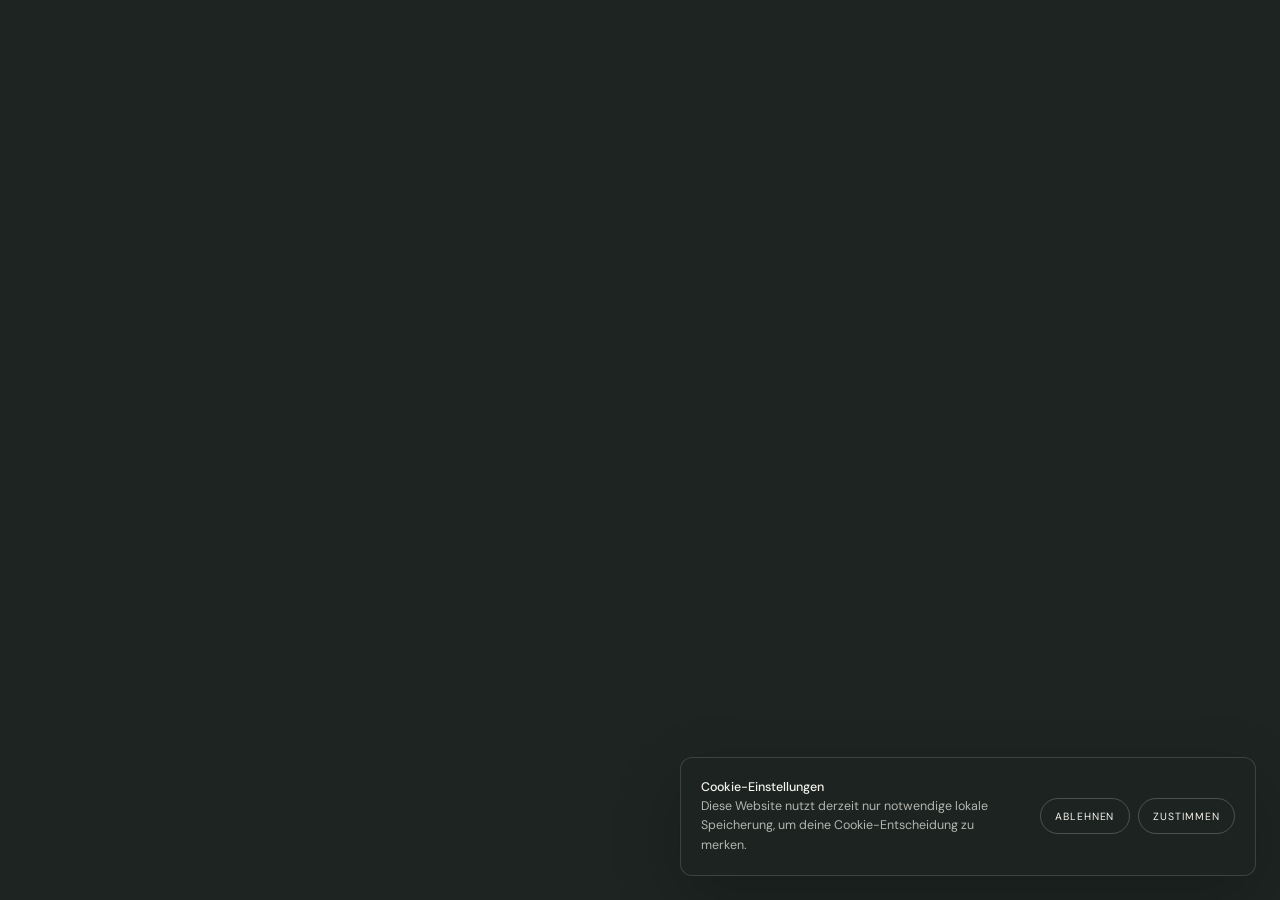
<file: index.html>
<!DOCTYPE html>
<html lang="de">
<head>
  <meta charset="UTF-8">
  <meta name="viewport" content="width=device-width, initial-scale=1.0">
  <title>Webdesign &amp; digitale Betreuung in Nordhausen | Pappenberg.io</title>
  <meta name="description" content="Stefan Pappenberg unterstützt Unternehmen, Vereine und Selbstständige mit Webdesign, Websitepflege, Gestaltung, Social Media und digitalen Prozessen in Nordhausen und deutschlandweit.">
  <meta name="author" content="Stefan Pappenberg">
  <meta name="robots" content="index, follow, max-image-preview:large, max-snippet:-1, max-video-preview:-1">
  <meta name="theme-color" content="#1d2421">
  <meta name="color-scheme" content="dark">
  <meta name="geo.region" content="DE-TH">
  <meta name="geo.placename" content="Nordhausen">
  <meta name="ICBM" content="51.5056,10.7938">

  <link rel="canonical" href="https://pappenberg.io/">
  <link rel="alternate" hreflang="de-DE" href="https://pappenberg.io/">
  <link rel="alternate" hreflang="x-default" href="https://pappenberg.io/">
  <link rel="icon" href="data:image/svg+xml,%3Csvg xmlns='http://www.w3.org/2000/svg' viewBox='0 0 64 64'%3E%3Crect width='64' height='64' rx='14' fill='%231d2421'/%3E%3Ctext x='32' y='43' text-anchor='middle' font-family='Arial,sans-serif' font-size='31' font-weight='500' fill='%2378a18c'%3E.io%3C/text%3E%3C/svg%3E">

  <meta property="og:type" content="website">
  <meta property="og:url" content="https://pappenberg.io/">
  <meta property="og:title" content="Webdesign &amp; digitale Betreuung in Nordhausen | Pappenberg.io">
  <meta property="og:description" content="Persönliche Unterstützung für Webdesign, Websitepflege, Gestaltung, Social Media und digitale Prozesse.">
  <meta property="og:site_name" content="Pappenberg.io">
  <meta property="og:locale" content="de_DE">

  <meta name="twitter:card" content="summary">
  <meta name="twitter:title" content="Webdesign &amp; digitale Betreuung in Nordhausen | Pappenberg.io">
  <meta name="twitter:description" content="Persönliche Unterstützung für Webdesign, Websitepflege, Gestaltung, Social Media und digitale Prozesse.">

  <script type="application/ld+json">
  {
    "@context": "https://schema.org",
    "@graph": [
      {
        "@type": "WebSite",
        "@id": "https://pappenberg.io/#website",
        "url": "https://pappenberg.io/",
        "name": "Pappenberg.io",
        "alternateName": "Stefan Pappenberg",
        "inLanguage": "de-DE"
      },
      {
        "@type": "ProfessionalService",
        "@id": "https://pappenberg.io/#business",
        "name": "Pappenberg.io",
        "url": "https://pappenberg.io/",
        "email": "stefan.pappenberg@gmail.com",
        "founder": {
          "@type": "Person",
          "name": "Stefan Pappenberg"
        },
        "address": {
          "@type": "PostalAddress",
          "addressLocality": "Nordhausen",
          "addressRegion": "Thüringen",
          "postalCode": "99734",
          "addressCountry": "DE"
        },
        "areaServed": [
          {
            "@type": "City",
            "name": "Nordhausen"
          },
          {
            "@type": "Country",
            "name": "Deutschland"
          }
        ],
        "knowsAbout": [
          "Webdesign",
          "Websitepflege",
          "Visuelle Gestaltung",
          "Social Media",
          "Digitale Prozesse",
          "KI-Workflows"
        ],
        "description": "Persönliche digitale Betreuung für Unternehmen, Vereine und Selbstständige."
      }
    ]
  }
  </script>
  
  <link rel="preconnect" href="https://fonts.googleapis.com">
  <link rel="preconnect" href="https://fonts.gstatic.com" crossorigin>
  <link href="https://fonts.googleapis.com/css2?family=DM+Sans:ital,opsz,wght@0,9..40,300;0,9..40,400;0,9..40,500&family=Poiret+One&display=swap" rel="stylesheet">
  <link rel="stylesheet" href="tooplate-exhibit-style.css?v=20260718-1008">
   
</head>
<body class="is-intro-loading">
  <div class="page-loader" id="js-page-loader" role="status" aria-live="polite" aria-label="Website lädt">
 <svg class="page-loader__mark" viewBox="0 0 120 120" aria-hidden="true">
<circle class="page-loader__dot" cx="38" cy="78" r="3"/>
<path class="page-loader__stroke" d="M52 78V50"/>
<circle class="page-loader__stroke page-loader__stroke--delay" cx="78" cy="64" r="14"/>
</svg>
    <span class="sr-only">Inhalte werden vorbereitet.</span>
  </div>

  <a class="skip-link" href="#main">Zum Hauptinhalt springen</a>

  <nav class="site-nav" aria-label="Hauptnavigation">
    <div class="nav__bar">
      <a href="index.html" class="nav__wordmark" aria-label="Pappenberg.io Startseite">
        <span class="brand-logo"><span class="brand-pappen">pappenberg</span><span class="brand-dot">.io</span></span>
      </a>
     </div>
    
  </nav>

  <header class="site-hero reveal">
    <div class="hero__content">
      <p class="hero__tag">pappenberg.iO · Nordhausen / Harz</p>
      
      <div class="hero__meta">
        <h1 class="hero__count">Kreative. Marketing. Strategien.</h1>
        <p class="hero__seo-copy">Webdesign, Websitepflege, Gestaltung und digitale Betreuung für Unternehmen, Vereine und Selbstständige.</p>
        <div class="hero__rule" aria-hidden="true"></div>
        <div class="build-progress" role="img" aria-label="Die neue Website befindet sich zu 68 Prozent in Arbeit">
          <span class="build-progress__track">
            <span class="build-progress__fill"></span>
            <span class="build-progress__point build-progress__point--start"></span>
            <span class="build-progress__point build-progress__point--now"></span>
            <span class="build-progress__point build-progress__point--end"></span>
          </span>
          <span class="build-progress__message">68 % · Bis bald.</span>
        </div>
        <div class="intro-contact" id="intro-contact">
          <button class="intro-contact__open" type="button" aria-expanded="false" aria-controls="intro-contact-form">Kontakt</button>
          <form class="intro-contact__form" id="intro-contact-form" hidden novalidate>
            <div class="intro-contact__step is-active" data-contact-step>
              <label for="intro-email">E-Mail</label>
              <div class="intro-contact__line">
                <input id="intro-email" name="email" type="email" autocomplete="email" required>
                <button type="button" data-contact-next aria-label="Weiter">→</button>
              </div>
            </div>
            <div class="intro-contact__step" data-contact-step>
              <label for="intro-name">Name</label>
              <div class="intro-contact__line">
                <input id="intro-name" name="name" type="text" autocomplete="name" required>
                <button type="button" data-contact-next aria-label="Weiter">→</button>
              </div>
            </div>
            <div class="intro-contact__step" data-contact-step>
              <label for="intro-message">Kurztext</label>
              <div class="intro-contact__line">
                <textarea id="intro-message" name="message" rows="1" required></textarea>
                <button type="submit" aria-label="E-Mail vorbereiten">→</button>
              </div>
            </div>
          </form>
        </div>
        <nav class="intro-legal" aria-label="Rechtliches">
          <a href="impressum.html">Impressum</a>
          <a href="datenschutz.html">Datenschutz</a>
        </nav>
        
      </div>
      <div class="hero__actions" aria-label="Primäre Aktionen"></div>
    </div>
  
  </header>

  <main id="main">
      
     
   
  </main>

 

  <div class="cookie-banner" id="js-cookie-banner" role="dialog" aria-live="polite" aria-label="Cookie-Hinweis" hidden>
    <div>
      <p class="cookie-banner__title">Cookie-Einstellungen</p>
      <p>Diese Website nutzt derzeit nur notwendige lokale Speicherung, um deine Cookie-Entscheidung zu merken.</p>
    </div>
    <div class="cookie-banner__actions">
      <button class="btn btn--ghost" type="button" id="js-cookie-decline">Ablehnen</button>
      <button class="btn btn--ghost" type="button" id="js-cookie-accept">Zustimmen</button>
    </div>
  </div>

  
 

  <script src="tooplate-exhibit-script.js?v=20260717-0150"></script>
</body>
</html>
</file>
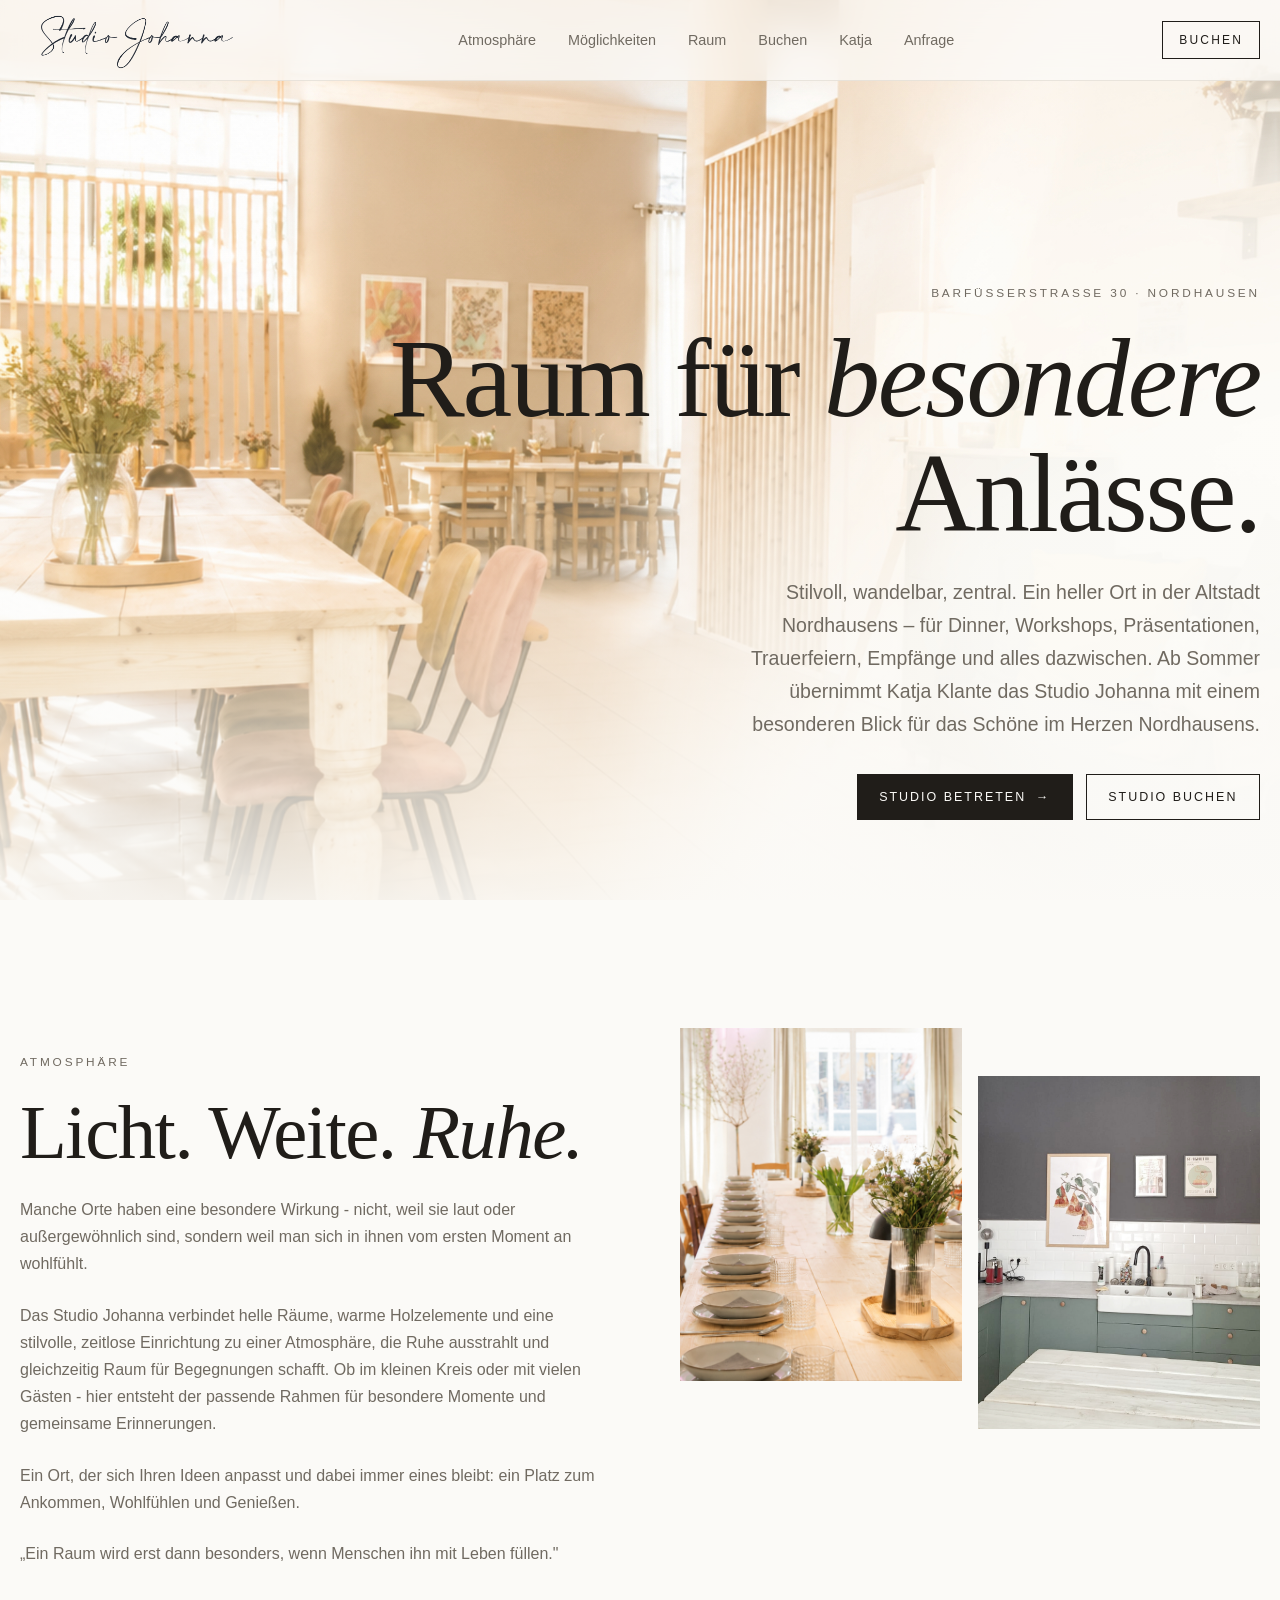
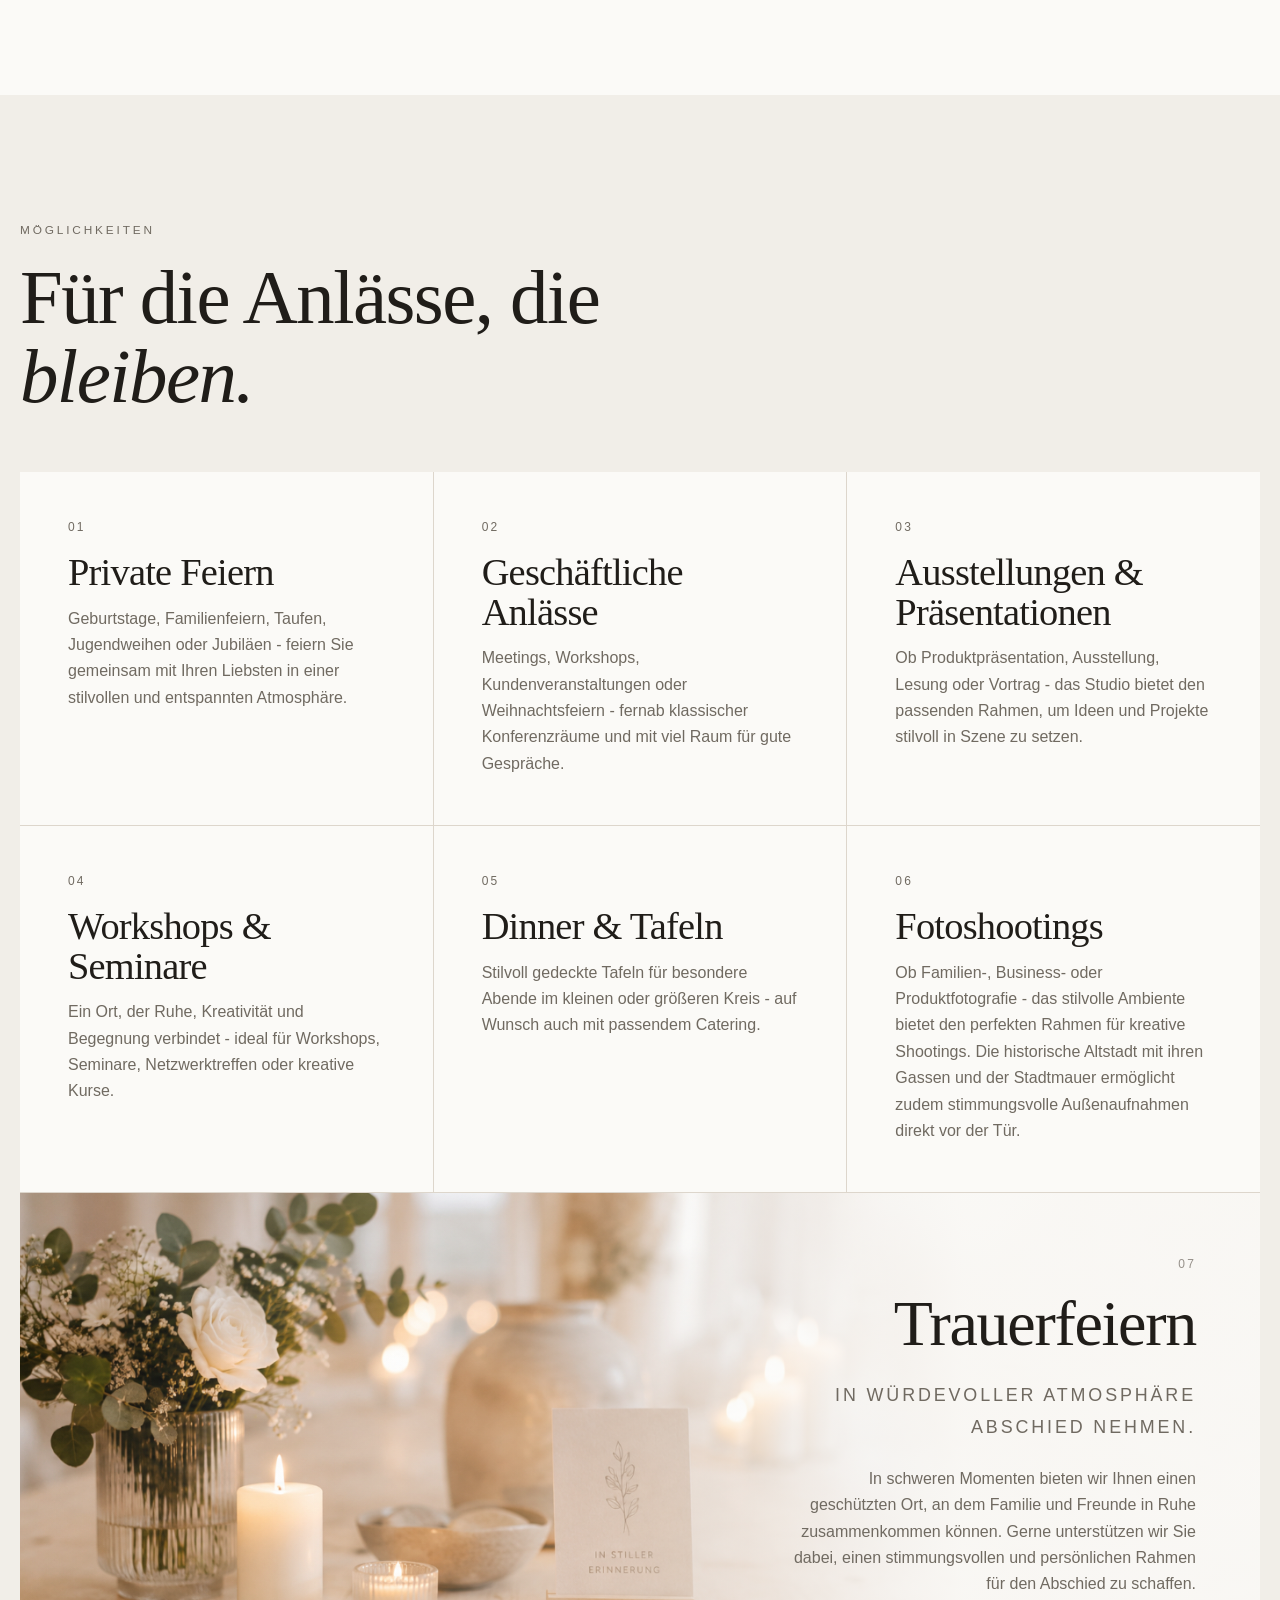
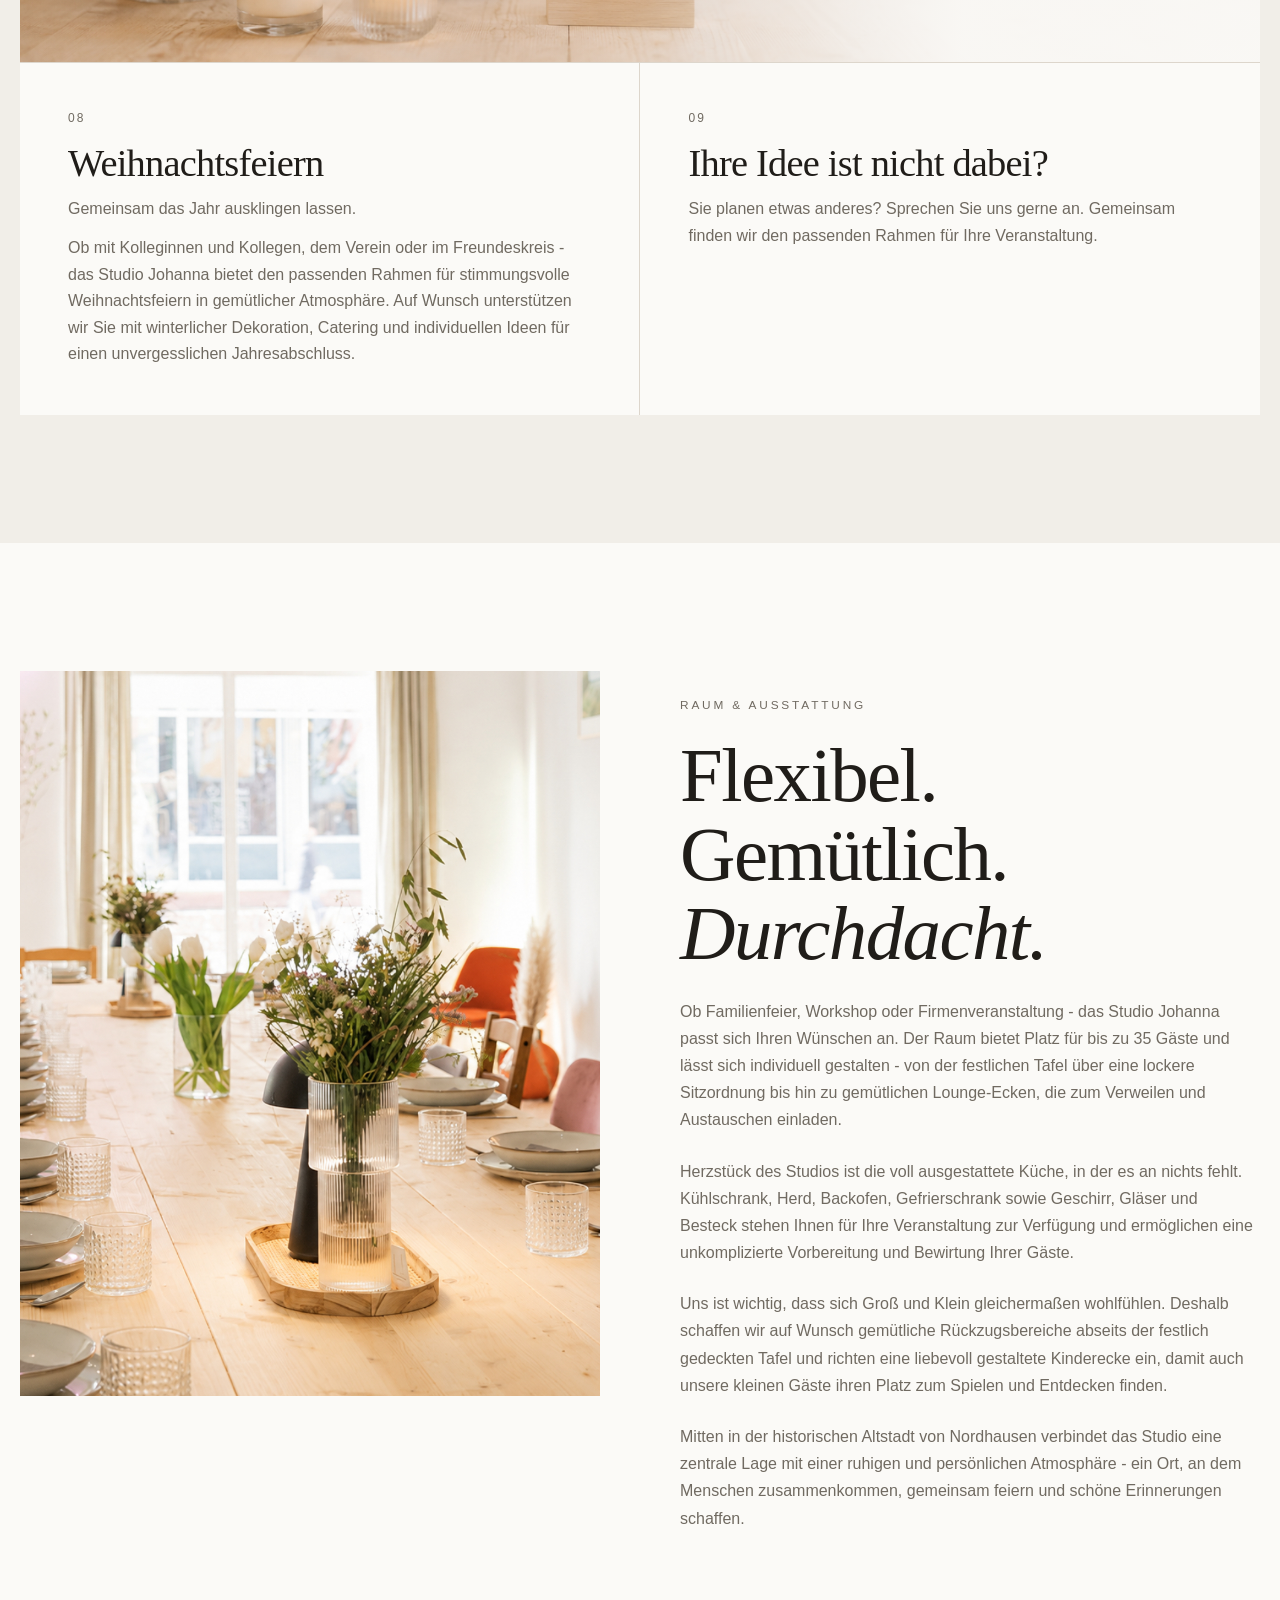
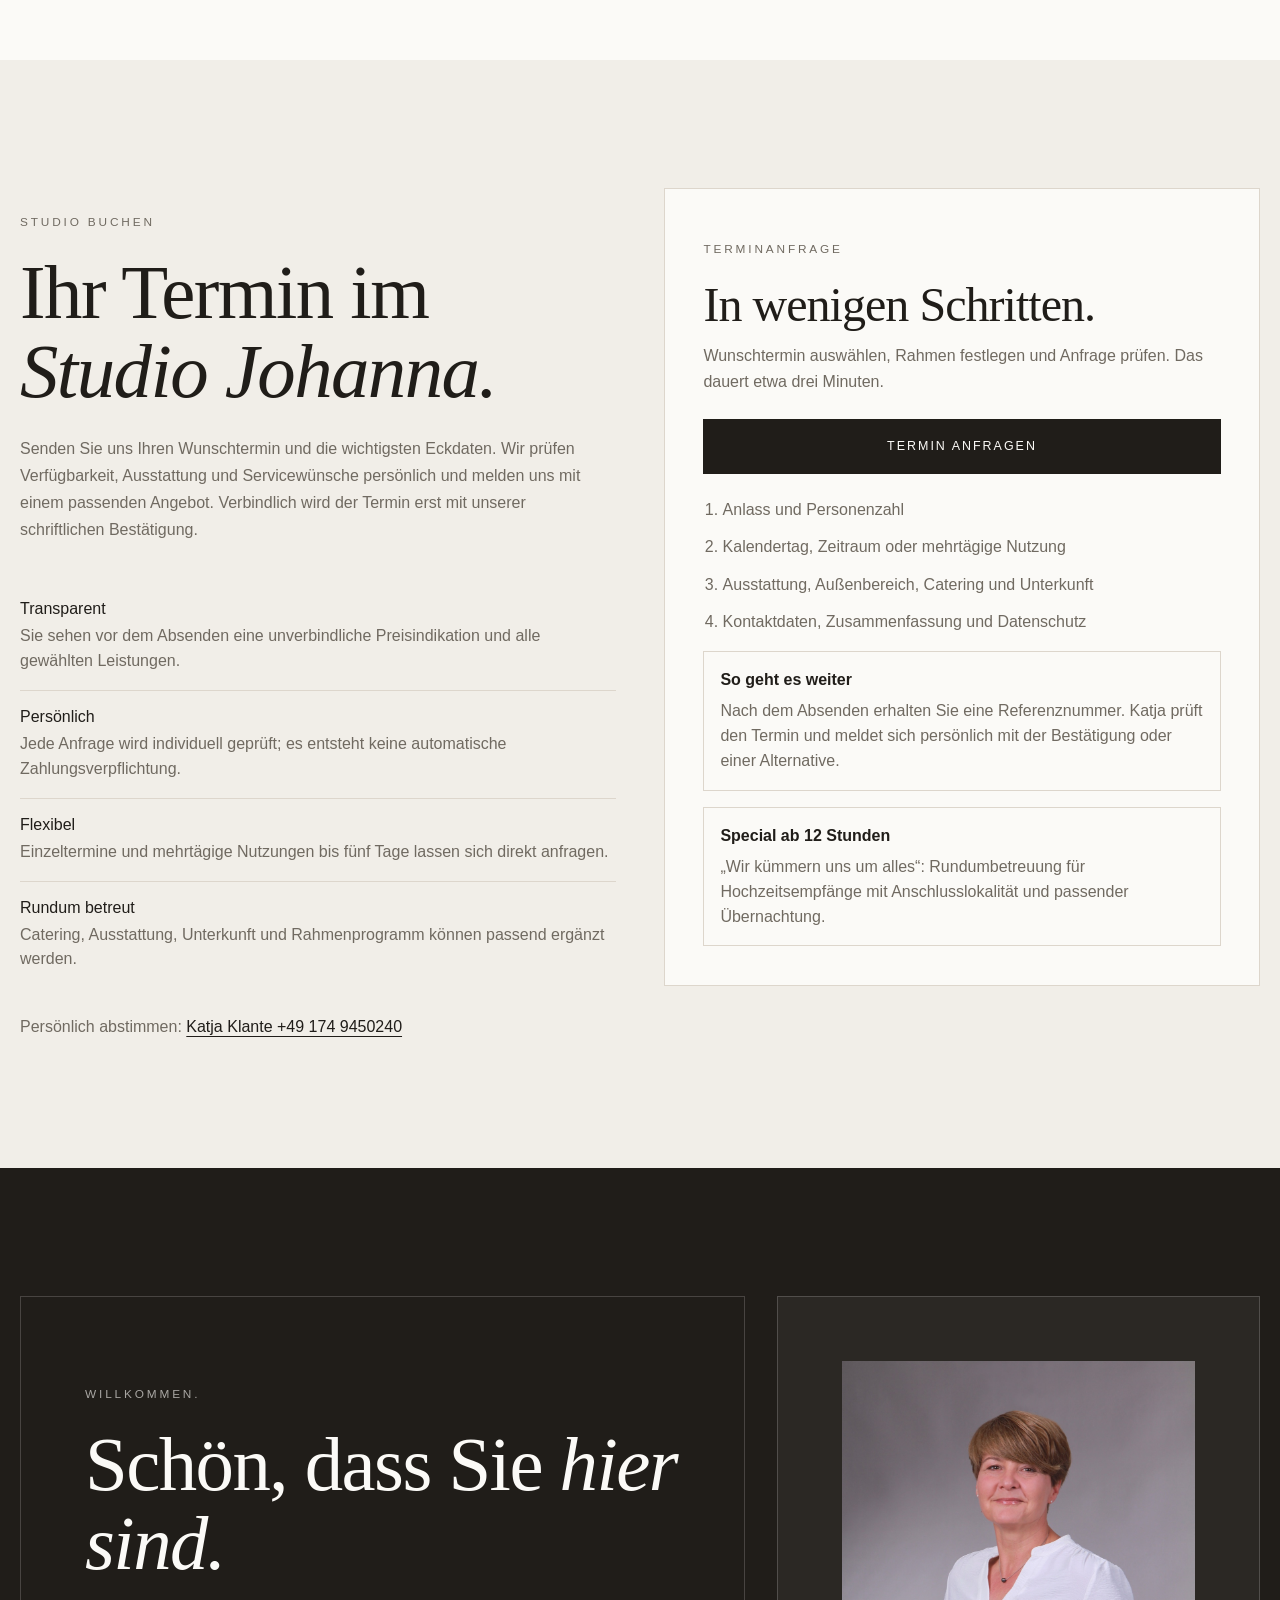
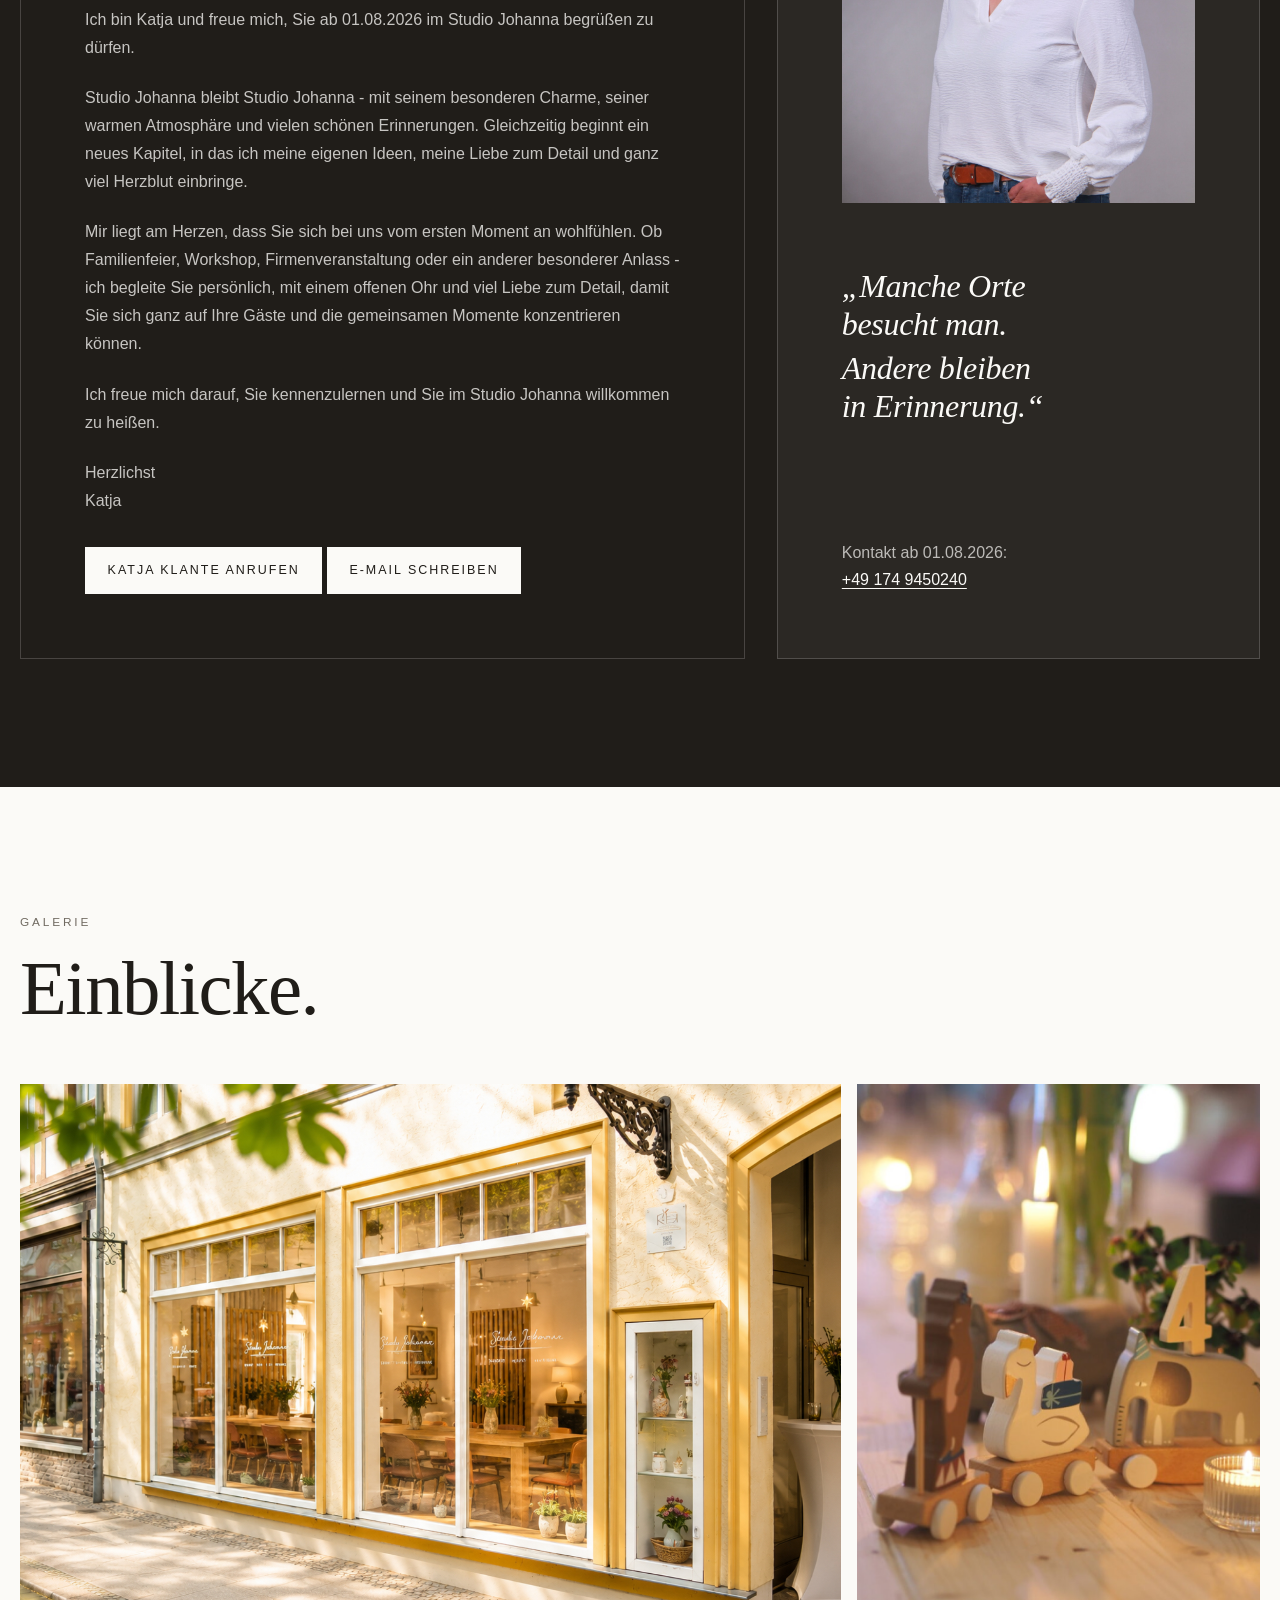
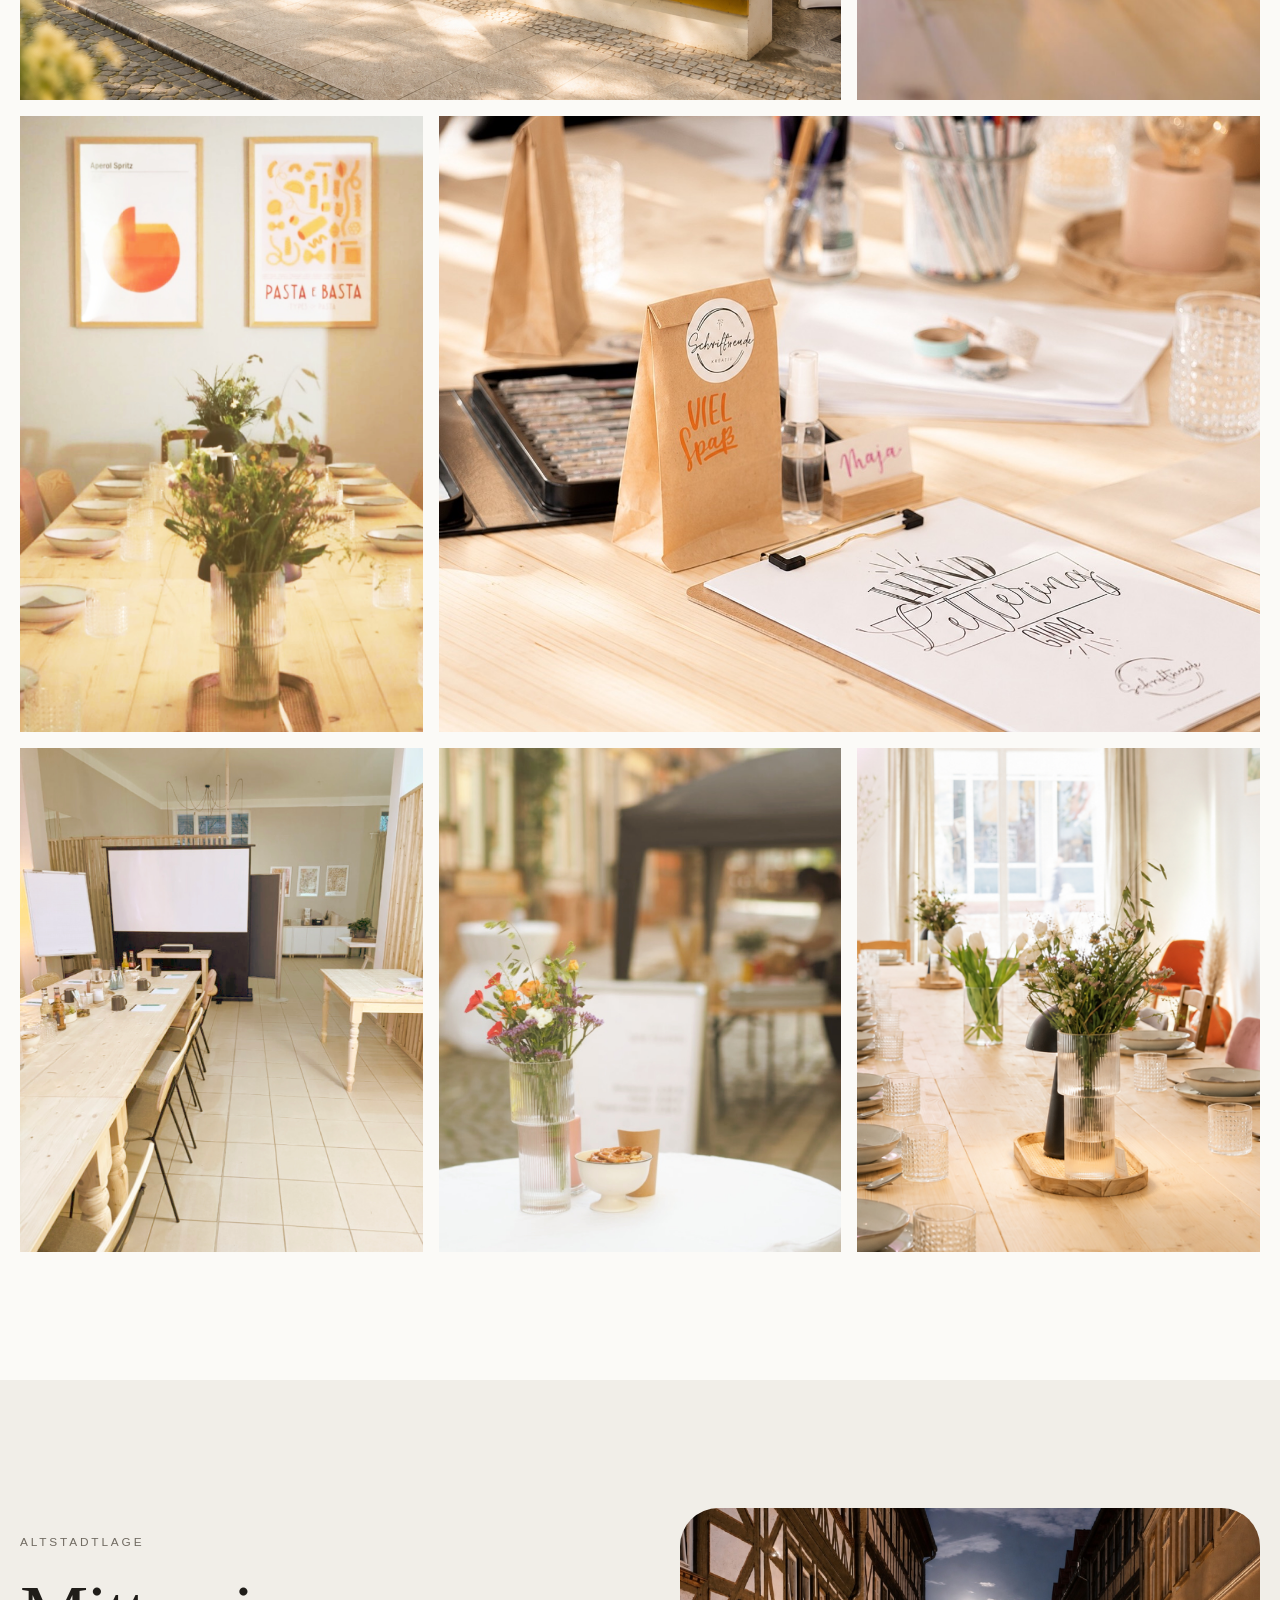
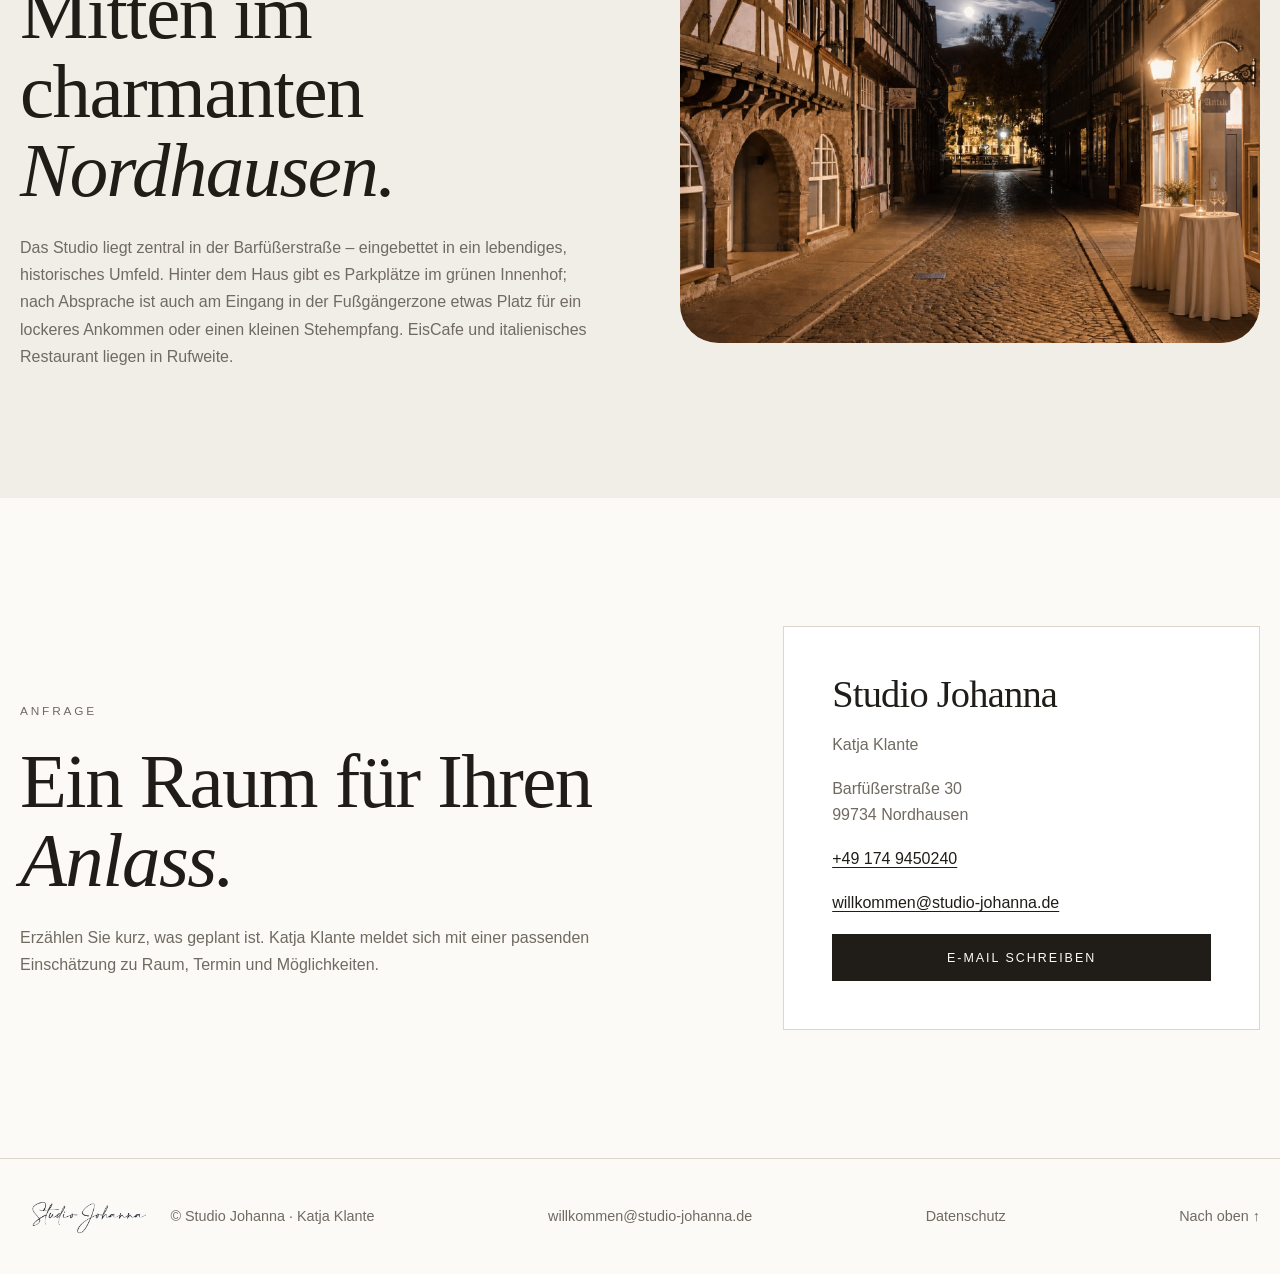
<file: sites/johanna/index.html>
<!-- index.html -->
<!DOCTYPE html>
<html lang="de">
<head>
  <meta charset="utf-8" />
  <meta name="viewport" content="width=device-width, initial-scale=1" />
  <title>Studio Johanna — Raum für Feiern, Trauerfeiern, Tagungen und Empfänge in Nordhausen</title>
  <meta name="description" content="Studio Johanna in der Nordhäuser Altstadt: heller Raum für private Feiern, Trauerfeiern, Tagungen, Hochzeitsempfänge und Stehempfänge mit Innenhof, Außenbereich und optionaler Rundumbetreuung." />

  <meta property="og:title" content="Studio Johanna — Eventraum in der Nordhäuser Altstadt" />
  <meta property="og:description" content="Stilvoller Raum für Feiern, Trauerfeiern, Tagungen, Hochzeitsempfänge und entspannte Stehempfänge mit Innenhof und Außenbereich." />
  <meta property="og:type" content="website" />
  <meta property="og:image" content="images/studio-hero.jpg" />

  <link rel="icon" href="favicon.svg" type="image/svg+xml" />
  <link rel="preload" as="image" href="images/studio-hero.jpg" />
  <link rel="preload" as="image" href="images/studio-johanna-logo.png" />
  <link rel="stylesheet" href="assets/css/styles.css?v=20260716-2" />
  <script defer src="js/main.js?v=20260716-2"></script>
</head>

<body>
  <header class="site-header" data-header>
    <div class="container header-inner">
      <a href="#top" class="brand" aria-label="Studio Johanna Startseite">
        <img src="images/studio-johanna-logo.png" alt="" />
        <span>Studio Johanna</span>
      </a>

      <nav class="desktop-nav">
        <a href="#atmosphaere">Atmosphäre</a>
        <a href="#moeglichkeiten">Möglichkeiten</a>
        <a href="#raum">Raum</a>
        <a href="#buchen">Buchen</a>
        <a href="#katja">Katja</a>
        <a href="#tour" hidden>Tour</a>
        <a href="#kontakt">Anfrage</a>
      </nav>

      <a href="#buchen" class="nav-cta">Buchen</a>

      <button class="menu-toggle" type="button" aria-label="Menü öffnen" aria-expanded="false" data-menu-toggle>
        <span></span><span></span><span></span>
      </button>
    </div>

    <nav class="mobile-nav" data-mobile-nav>
      <a href="#atmosphaere">Atmosphäre</a>
      <a href="#moeglichkeiten">Möglichkeiten</a>
      <a href="#raum">Raum</a>
      <a href="#buchen">Buchen</a>
      <a href="#katja">Katja</a>
      <a href="#tour" hidden>Tour</a>
      <a href="#lage">Altstadt</a>
      <a href="#kontakt">Anfrage</a>
    </nav>
  </header>

  <main id="top">
    <section class="hero">
      <img src="images/studio-hero.jpg" alt="Heller Innenraum des Studios Johanna" class="hero-image" />
      <div class="hero-overlay"></div>

      <div class="container hero-content reveal">
        <p class="eyebrow">Barfüßerstraße 30 · Nordhausen</p>
        <h1>Raum für <em>besondere</em><br />Anlässe.</h1>
        <p class="hero-text">
          Stilvoll, wandelbar, zentral. Ein heller Ort in der Altstadt Nordhausens – für Dinner,
          Workshops, Präsentationen, Trauerfeiern, Empfänge und alles dazwischen. Ab Sommer übernimmt Katja Klante
          das Studio Johanna mit einem besonderen Blick für das Schöne im Herzen Nordhausens.
        </p>

        <div class="button-row">
          <a href="#atmosphaere" class="button button-dark">Studio betreten <span>→</span></a>
          <a href="#buchen" class="button button-light">Studio buchen</a>
        </div>
      </div>
    </section>

    <section id="atmosphaere" class="section">
      <div class="container split-grid">
        <div class="section-copy sticky-copy reveal">
          <p class="eyebrow">Atmosphäre</p>
          <h2>Licht. Weite. <em>Ruhe.</em></h2>
          <p>
            Manche Orte haben eine besondere Wirkung - nicht, weil sie laut oder außergewöhnlich
            sind, sondern weil man sich in ihnen vom ersten Moment an wohlfühlt.
          </p>
          <p>
            Das Studio Johanna verbindet helle Räume, warme Holzelemente und eine stilvolle,
            zeitlose Einrichtung zu einer Atmosphäre, die Ruhe ausstrahlt und gleichzeitig Raum für
            Begegnungen schafft. Ob im kleinen Kreis oder mit vielen Gästen - hier entsteht der
            passende Rahmen für besondere Momente und gemeinsame Erinnerungen.
          </p>
          <p>
            Ein Ort, der sich Ihren Ideen anpasst und dabei immer eines bleibt: ein Platz zum
            Ankommen, Wohlfühlen und Genießen.
          </p>
          <p>
            „Ein Raum wird erst dann besonders, wenn Menschen ihn mit Leben füllen."
          </p>
        </div>

        <div class="image-duo reveal">
          <img src="images/studio-detail.jpg" alt="Detail im Studio" loading="lazy" />
          <img src="images/studio-workshop.jpg" alt="Tischsituation im Studio" loading="lazy" />
        </div>
      </div>
    </section>

    <section id="moeglichkeiten" class="section section-soft">
      <div class="container">
        <div class="section-head reveal">
          <p class="eyebrow">Möglichkeiten</p>
          <h2>Für die Anlässe, die <em>bleiben.</em></h2>
        </div>

        <div class="cards-grid">
          <article class="info-card reveal">
            <span>01</span>
            <h3>Private Feiern</h3>
            <p>Geburtstage, Familienfeiern, Taufen, Jugendweihen oder Jubiläen - feiern Sie gemeinsam mit Ihren Liebsten in einer stilvollen und entspannten Atmosphäre.</p>
          </article>
          <article class="info-card reveal">
            <span>02</span>
            <h3>Geschäftliche Anlässe</h3>
            <p>Meetings, Workshops, Kundenveranstaltungen oder Weihnachtsfeiern - fernab klassischer Konferenzräume und mit viel Raum für gute Gespräche.</p>
          </article>
          <article class="info-card reveal">
            <span>03</span>
            <h3>Ausstellungen & Präsentationen</h3>
            <p>Ob Produktpräsentation, Ausstellung, Lesung oder Vortrag - das Studio bietet den passenden Rahmen, um Ideen und Projekte stilvoll in Szene zu setzen.</p>
          </article>
          <article class="info-card reveal">
            <span>04</span>
            <h3>Workshops & Seminare</h3>
            <p>Ein Ort, der Ruhe, Kreativität und Begegnung verbindet - ideal für Workshops, Seminare, Netzwerktreffen oder kreative Kurse.</p>
          </article>
          <article class="info-card reveal">
            <span>05</span>
            <h3>Dinner & Tafeln</h3>
            <p>Stilvoll gedeckte Tafeln für besondere Abende im kleinen oder größeren Kreis - auf Wunsch auch mit passendem Catering.</p>
          </article>
          <article class="info-card reveal">
            <span>06</span>
            <h3>Fotoshootings</h3>
            <p>Ob Familien-, Business- oder Produktfotografie - das stilvolle Ambiente bietet den perfekten Rahmen für kreative Shootings. Die historische Altstadt mit ihren Gassen und der Stadtmauer ermöglicht zudem stimmungsvolle Außenaufnahmen direkt vor der Tür.</p>
          </article>
          <article class="info-card memorial-card reveal">
            <img src="images/studio-trauer.jpg" alt="Stimmungsvoller Rahmen für Trauerfeiern im Studio Johanna" loading="lazy" />
            <div class="memorial-card-copy">
              <span>07</span>
              <h3>Trauerfeiern</h3>
              <p>In würdevoller Atmosphäre<br />Abschied nehmen.</p>
              <p class="memorial-description">In schweren Momenten bieten wir Ihnen einen geschützten Ort, an dem Familie und Freunde in Ruhe zusammenkommen können. Gerne unterstützen wir Sie dabei, einen stimmungsvollen und persönlichen Rahmen für den Abschied zu schaffen.</p>
            </div>
          </article>
          <article class="info-card half-card reveal">
            <span>08</span>
            <h3>Weihnachtsfeiern</h3>
            <p>Gemeinsam das Jahr ausklingen lassen.</p>
            <p>Ob mit Kolleginnen und Kollegen, dem Verein oder im Freundeskreis - das Studio Johanna bietet den passenden Rahmen für stimmungsvolle Weihnachtsfeiern in gemütlicher Atmosphäre. Auf Wunsch unterstützen wir Sie mit winterlicher Dekoration, Catering und individuellen Ideen für einen unvergesslichen Jahresabschluss.</p>
          </article>
          <article class="info-card half-card reveal">
            <span>09</span>
            <h3>Ihre Idee ist nicht dabei?</h3>
            <p>Sie planen etwas anderes? Sprechen Sie uns gerne an. Gemeinsam finden wir den passenden Rahmen für Ihre Veranstaltung.</p>
          </article>
        </div>
      </div>
    </section>

    <section id="raum" class="section">
      <div class="container split-grid">
        <div class="reveal">
          <img src="images/studio-tafel.jpg" alt="Lange gedeckte Tafel im Studio Johanna" class="portrait-image" loading="lazy" />
        </div>

        <div class="section-copy reveal">
          <p class="eyebrow">Raum & Ausstattung</p>
          <h2>Flexibel. Gemütlich. <em>Durchdacht.</em></h2>
          <p>
            Ob Familienfeier, Workshop oder Firmenveranstaltung - das Studio Johanna passt sich
            Ihren Wünschen an. Der Raum bietet Platz für bis zu 35 Gäste und lässt sich individuell
            gestalten - von der festlichen Tafel über eine lockere Sitzordnung bis hin zu gemütlichen
            Lounge-Ecken, die zum Verweilen und Austauschen einladen.
          </p>
          <p>
            Herzstück des Studios ist die voll ausgestattete Küche, in der es an nichts fehlt.
            Kühlschrank, Herd, Backofen, Gefrierschrank sowie Geschirr, Gläser und Besteck
            stehen Ihnen für Ihre Veranstaltung zur Verfügung und ermöglichen eine unkomplizierte
            Vorbereitung und Bewirtung Ihrer Gäste.
          </p>
          <p>
            Uns ist wichtig, dass sich Groß und Klein gleichermaßen wohlfühlen. Deshalb
            schaffen wir auf Wunsch gemütliche Rückzugsbereiche abseits der festlich gedeckten
            Tafel und richten eine liebevoll gestaltete Kinderecke ein, damit auch unsere kleinen
            Gäste ihren Platz zum Spielen und Entdecken finden.
          </p>
          <p>
            Mitten in der historischen Altstadt von Nordhausen verbindet das Studio eine zentrale
            Lage mit einer ruhigen und persönlichen Atmosphäre - ein Ort, an dem Menschen
            zusammenkommen, gemeinsam feiern und schöne Erinnerungen schaffen.
          </p>
        </div>
      </div>
    </section>

    <section id="buchen" class="section booking-section section-soft" aria-labelledby="booking-title">
      <div class="container booking-grid">
        <div class="section-copy reveal">
          <p class="eyebrow">Studio buchen</p>
          <h2 id="booking-title">Ihr Termin im <em>Studio Johanna.</em></h2>
          <p>
            Senden Sie uns Ihren Wunschtermin und die wichtigsten Eckdaten. Wir prüfen Verfügbarkeit,
            Ausstattung und Servicewünsche persönlich und melden uns mit einem passenden Angebot.
            Verbindlich wird der Termin erst mit unserer schriftlichen Bestätigung.
          </p>

          <dl class="booking-options" aria-label="Angaben für eine Buchung">
            <div><dt>Transparent</dt><dd>Sie sehen vor dem Absenden eine unverbindliche Preisindikation und alle gewählten Leistungen.</dd></div>
            <div><dt>Persönlich</dt><dd>Jede Anfrage wird individuell geprüft; es entsteht keine automatische Zahlungsverpflichtung.</dd></div>
            <div><dt>Flexibel</dt><dd>Einzeltermine und mehrtägige Nutzungen bis fünf Tage lassen sich direkt anfragen.</dd></div>
            <div><dt>Rundum betreut</dt><dd>Catering, Ausstattung, Unterkunft und Rahmenprogramm können passend ergänzt werden.</dd></div>
          </dl>

          <p class="booking-phone">
            Persönlich abstimmen:
            <a href="tel:+491749450240">Katja Klante +49 174 9450240</a>
          </p>
        </div>

        <div class="booking-panel reveal" aria-label="Buchungssystem öffnen">
          <div class="booking-panel-head">
            <p class="eyebrow">Terminanfrage</p>
            <h3>In wenigen Schritten.</h3>
            <p>Wunschtermin auswählen, Rahmen festlegen und Anfrage prüfen. Das dauert etwa drei Minuten.</p>
          </div>

          <button class="button button-dark full-width booking-open-button" type="button" data-booking-open>
            Termin anfragen
          </button>

          <ol class="booking-flow-list" aria-label="Buchungsschritte">
            <li>Anlass und Personenzahl</li>
            <li>Kalendertag, Zeitraum oder mehrtägige Nutzung</li>
            <li>Ausstattung, Außenbereich, Catering und Unterkunft</li>
            <li>Kontaktdaten, Zusammenfassung und Datenschutz</li>
          </ol>

          <div class="booking-system-note" id="studio-booking-widget" data-booking-widget role="note">
            <strong>So geht es weiter</strong>
            <span>Nach dem Absenden erhalten Sie eine Referenznummer. Katja prüft den Termin und meldet sich persönlich mit der Bestätigung oder einer Alternative.</span>
          </div>

          <div class="booking-system-note" role="note">
            <strong>Special ab 12 Stunden</strong>
            <span>„Wir kümmern uns um alles“: Rundumbetreuung für Hochzeitsempfänge mit Anschlusslokalität und passender Übernachtung.</span>
          </div>

        </div>
      </div>
    </section>

    <dialog class="booking-dialog" data-booking-dialog aria-labelledby="booking-dialog-title">
      <button class="dialog-close" type="button" aria-label="Buchung schließen" data-booking-close>×</button>

      <div class="booking-dialog-inner">
        <div class="booking-panel-head">
          <p class="eyebrow">Studiobuchung</p>
          <h3 id="booking-dialog-title">Termin anfragen</h3>
          <p data-booking-step-label>Schritt 1 von 4 · Anlass</p>
        </div>

        <div class="booking-progress" aria-hidden="true">
          <span class="is-active" data-step-dot></span>
          <span data-step-dot></span>
          <span data-step-dot></span>
          <span data-step-dot></span>
        </div>

        <form class="booking-form" data-booking-form novalidate>
          <section class="booking-step is-active" data-booking-step>
            <div class="form-row">
              <label for="booking-type">Veranstaltungsart</label>
              <select id="booking-type" name="type" required data-booking-type></select>
            </div>

            <div class="form-row">
              <label for="booking-guests">Personenanzahl</label>
              <input id="booking-guests" name="guests" type="number" min="1" max="80" value="24" required data-booking-guests />
            </div>
          </section>

          <section class="booking-step" data-booking-step>
            <div class="calendar-picker" data-calendar-picker>
              <div class="calendar-head">
                <button type="button" aria-label="Vorheriger Monat" data-calendar-prev>‹</button>
                <strong data-calendar-title></strong>
                <button type="button" aria-label="Nächster Monat" data-calendar-next>›</button>
              </div>

              <div class="calendar-weekdays" aria-hidden="true">
                <span>Mo</span><span>Di</span><span>Mi</span><span>Do</span><span>Fr</span><span>Sa</span><span>So</span>
              </div>

              <div class="calendar-grid" role="grid" aria-label="Buchungstag auswählen" data-calendar-grid></div>
            </div>

            <input id="booking-date" name="date" type="hidden" required data-booking-date />
            <input id="booking-end-date" name="endDate" type="hidden" data-booking-end-date />

            <div class="booking-date-summary" data-booking-date-summary>
              Ersten Buchungstag im Kalender auswählen.
            </div>

            <button class="button button-light reset-date-button" type="button" data-booking-reset-date>
              Auswahl zurücksetzen
            </button>

            <div class="form-pair" data-booking-time-row>
              <div class="form-row">
                <label for="booking-start">Beginn</label>
                <select id="booking-start" name="start" required data-booking-start></select>
              </div>

              <div class="form-row">
                <label for="booking-duration">Dauer</label>
                <select id="booking-duration" name="duration" required data-booking-duration></select>
              </div>
            </div>

            <div class="booking-status" role="status" aria-live="polite" data-booking-status></div>
            <div class="booking-price" role="status" aria-live="polite" data-booking-price></div>
          </section>

          <section class="booking-step" data-booking-step>
            <div class="form-row">
              <label for="booking-seating">Bestuhlung / Tafeln</label>
              <select id="booking-seating" name="seating" data-booking-seating></select>
            </div>

            <fieldset class="option-fieldset">
              <legend>Optionen</legend>
              <div class="checkbox-grid" data-booking-addons></div>
            </fieldset>

            <div class="form-row" data-booking-lodging-row hidden>
              <label for="booking-lodging">Unterkunft vorbereiten</label>
              <select id="booking-lodging" name="lodging" data-booking-lodging></select>
            </div>
          </section>

          <section class="booking-step" data-booking-step>
            <div class="form-pair">
              <div class="form-row">
                <label for="booking-name">Name</label>
                <input id="booking-name" name="name" type="text" autocomplete="name" required data-booking-name />
              </div>

              <div class="form-row">
                <label for="booking-email">E-Mail</label>
                <input id="booking-email" name="email" type="email" autocomplete="email" required data-booking-email />
              </div>

              <div class="form-row">
                <label for="booking-phone">Telefon <span class="label-optional">optional</span></label>
                <input id="booking-phone" name="phone" type="tel" autocomplete="tel" data-booking-phone />
              </div>
            </div>

            <div class="form-row">
              <label for="booking-notes">Besondere Hinweise</label>
              <textarea id="booking-notes" name="notes" rows="4" maxlength="1200" placeholder="Ablauf, Technik, Catering oder weitere Wünsche. Bitte keine sensiblen persönlichen Daten eintragen."></textarea>
            </div>

            <div class="booking-review" data-booking-review aria-live="polite"></div>

            <label class="privacy-check">
              <input type="checkbox" required data-booking-consent />
              <span>Ich habe die <a href="datenschutz.html" target="_blank" rel="noopener">Datenschutzerklärung</a> zur Verarbeitung meiner Angaben gelesen. Eine verbindliche Buchung entsteht erst nach Bestätigung.</span>
            </label>

            <div class="form-row booking-honeypot" aria-hidden="true">
              <label for="booking-company">Firma</label>
              <input id="booking-company" name="company" type="text" tabindex="-1" autocomplete="off" data-booking-company />
            </div>
          </section>

          <div class="booking-status booking-submit-status" role="status" aria-live="assertive" data-booking-submit-status hidden></div>

          <div class="booking-dialog-actions">
            <button class="button button-light" type="button" data-booking-back>Zurück</button>
            <button class="button button-dark" type="button" data-booking-next>Weiter</button>
            <button class="button button-dark" type="submit" formnovalidate data-booking-submit hidden>Terminanfrage senden</button>
          </div>
        </form>
      </div>
    </dialog>

    <section id="katja" class="section owner-section">
      <div class="container owner-grid">
        <div class="owner-card reveal">
          <p class="eyebrow">Willkommen.</p>
          <h2>Schön, dass Sie <em>hier sind.</em></h2>
          <p>
            Ich bin Katja und freue mich, Sie ab 01.08.2026 im Studio Johanna begrüßen zu dürfen.
          </p>
          <p>
            Studio Johanna bleibt Studio Johanna - mit seinem besonderen Charme, seiner
            warmen Atmosphäre und vielen schönen Erinnerungen. Gleichzeitig beginnt ein
            neues Kapitel, in das ich meine eigenen Ideen, meine Liebe zum Detail und ganz
            viel Herzblut einbringe.
          </p>
          <p>
            Mir liegt am Herzen, dass Sie sich bei uns vom ersten Moment an wohlfühlen. Ob
            Familienfeier, Workshop, Firmenveranstaltung oder ein anderer besonderer Anlass
            - ich begleite Sie persönlich, mit einem offenen Ohr und viel Liebe zum Detail,
            damit Sie sich ganz auf Ihre Gäste und die gemeinsamen Momente konzentrieren
            können.
          </p>
          <p>
            Ich freue mich darauf, Sie kennenzulernen und Sie im Studio Johanna willkommen
            zu heißen.
          </p>
          <p>
            Herzlichst<br />
            Katja
          </p>
          <a href="tel:+491749450240" class="button button-dark">Katja Klante anrufen</a>
          <a href="mailto:willkommen@studio-johanna.de" class="button button-dark owner-mail-button">E-Mail schreiben</a>
        </div>

        <div class="owner-note reveal">
          <img
            class="owner-portrait"
            src="images/katja-klante.jpg"
            alt="Porträt von Katja Klante"
            loading="lazy"
            width="1066"
            height="1600"
          />
          <p class="quote">
            <span>„Manche Orte besucht man.</span>
            <span>Andere bleiben in Erinnerung.“</span>
          </p>
          <p class="owner-phone">
            Kontakt ab 01.08.2026:<br />
            <a href="tel:+491749450240">+49 174 9450240</a>
          </p>
        </div>
      </div>
    </section>

    <section id="tour" class="tour-section" hidden>
      <img src="images/studio-space.jpg" alt="Panoramischer Blick in den Studioraum" loading="lazy" />
      <div class="tour-overlay"></div>

      <div class="container tour-content reveal">
        <p class="eyebrow light">Virtuelle Tour</p>
        <h2>Betreten Sie das <em>Studio.</em></h2>
        <p>Ein filmischer Rundgang durch Räume, Licht und Details – vorbereitet für Video, 360°-Material oder interaktive Hotspots.</p>
        <button class="button button-white" type="button" data-tour-open><span class="play-dot">▶</span> Tour starten</button>
      </div>
    </section>

    <section class="section">
      <div class="container">
        <div class="section-head reveal">
          <p class="eyebrow">Galerie</p>
          <h2>Einblicke.</h2>
        </div>

        <div class="gallery-grid">
          <img src="images/studio-space2.jpg" alt="Weiter, heller Raum im Studio Johanna" loading="lazy" class="gallery-wide reveal" />
          <img src="images/galerie-tischdekoration.jpg" alt="Verspielte Tischdekoration mit Kerzenlicht" loading="lazy" class="reveal" />
          <img src="images/galerie-dinnertafel.jpg" alt="Festlich gedeckte Dinnertafel mit Blumen" loading="lazy" class="reveal" />
          <img src="images/galerie-workshop.jpg" alt="Kreativmaterialien für einen Handlettering-Workshop" loading="lazy" class="gallery-wide reveal" />
          <img src="images/galerie-praesentation.jpg" alt="Studio mit Leinwand und Bestuhlung für eine Präsentation" loading="lazy" class="reveal" />
          <img src="images/galerie-aussenbereich.jpg" alt="Blumendekoration im Außenbereich des Studios" loading="lazy" class="reveal" />
          <img src="images/studio-tafel.jpg" alt="Gedeckte Tafel im Studio" loading="lazy" class="reveal" />
        </div>
      </div>
    </section>

    <section id="lage" class="section section-soft">
      <div class="container split-grid">
        <div class="section-copy reveal">
          <p class="eyebrow">Altstadtlage</p>
          <h2>Mitten im charmanten <em>Nordhausen.</em></h2>
          <p>Das Studio liegt zentral in der Barfüßerstraße – eingebettet in ein lebendiges, historisches Umfeld. Hinter dem Haus gibt es Parkplätze im grünen Innenhof; nach Absprache ist auch am Eingang in der Fußgängerzone etwas Platz für ein lockeres Ankommen oder einen kleinen Stehempfang. EisCafe und italienisches Restaurant liegen in Rufweite.</p>
        </div>

        <div class="reveal">
          <img src="images/studio-altstadt-stehempfang.jpg" alt="Kleiner Stehempfang vor dem Studio Johanna in der Nordhäuser Altstadt" class="landscape-image" loading="lazy" />
        </div>
      </div>
    </section>

    <section id="kontakt" class="section contact-section">
      <div class="container contact-grid">
        <div class="section-copy reveal">
          <p class="eyebrow">Anfrage</p>
          <h2>Ein Raum für Ihren <em>Anlass.</em></h2>
          <p>Erzählen Sie kurz, was geplant ist. Katja Klante meldet sich mit einer passenden Einschätzung zu Raum, Termin und Möglichkeiten.</p>
        </div>

        <div class="contact-card reveal">
          <h3>Studio Johanna</h3>
          <p>Katja Klante</p>
          <p>Barfüßerstraße 30<br />99734 Nordhausen</p>
          <p><a href="tel:+491749450240">+49 174 9450240</a></p>
          <p><a href="mailto:willkommen@studio-johanna.de">willkommen@studio-johanna.de</a></p>
          <a class="button button-dark full-width" href="mailto:willkommen@studio-johanna.de">E-Mail schreiben</a>
        </div>
      </div>
    </section>
  </main>

  <footer class="site-footer">
    <div class="container footer-inner">
      <p class="footer-brand">
        <img src="images/studio-johanna-logo.png" alt="" loading="lazy" />
        <span>© Studio Johanna · Katja Klante</span>
      </p>
      <a href="mailto:willkommen@studio-johanna.de">willkommen@studio-johanna.de</a>
      <a href="datenschutz.html">Datenschutz</a>
      <a href="#top">Nach oben ↑</a>
    </div>
  </footer>

  <dialog class="tour-dialog" data-tour-dialog>
    <button class="dialog-close" type="button" aria-label="Tour schließen" data-tour-close>×</button>

    <div class="tour-dialog-inner">
      <p class="eyebrow">Virtuelle Tour</p>
      <h2>Tour-Platzhalter</h2>
      <p>Hier kann Codex später eine echte 360°-Tour, ein Video, Hotspots oder eine interaktive Raumführung integrieren.</p>

      <div class="tour-placeholder">
        <img src="images/studio-space.jpg" alt="Vorschau der virtuellen Tour" />
        <button type="button" class="hotspot" style="left: 28%; top: 58%;" aria-label="Hotspot Tafelbereich"></button>
        <button type="button" class="hotspot" style="left: 64%; top: 42%;" aria-label="Hotspot Fensterfront"></button>
      </div>
    </div>
  </dialog>
</body>
</html>
</file>
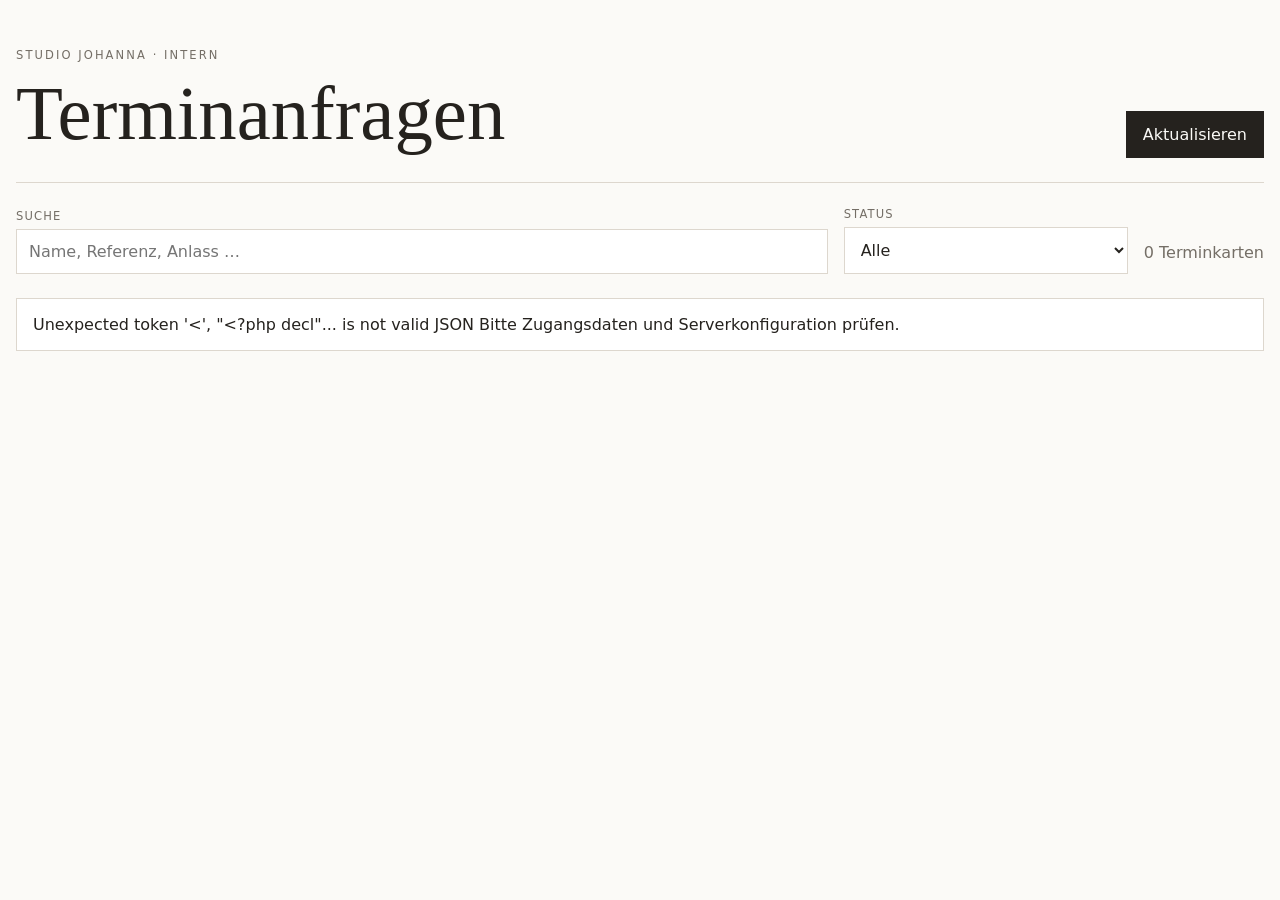
<file: sites/johanna/intern/index.html>
<!doctype html>
<html lang="de">
<head>
  <meta charset="utf-8" />
  <meta name="viewport" content="width=device-width, initial-scale=1" />
  <meta name="robots" content="noindex, nofollow, noarchive" />
  <title>Termine — Studio Johanna intern</title>
  <link rel="icon" href="../favicon.svg" type="image/svg+xml" />
  <link rel="stylesheet" href="admin.css" />
  <script defer src="admin.js"></script>
</head>
<body>
  <header class="admin-header">
    <div>
      <p class="eyebrow">Studio Johanna · Intern</p>
      <h1>Terminanfragen</h1>
    </div>
    <button type="button" data-refresh>Aktualisieren</button>
  </header>

  <main>
    <section class="admin-toolbar" aria-label="Termine filtern">
      <label>
        <span>Suche</span>
        <input type="search" placeholder="Name, Referenz, Anlass …" data-search />
      </label>
      <label>
        <span>Status</span>
        <select data-status-filter>
          <option value="">Alle</option>
          <option value="neu">Neu</option>
          <option value="in_pruefung">In Prüfung</option>
          <option value="option">Option</option>
          <option value="bestaetigt">Bestätigt</option>
          <option value="abgelehnt">Abgelehnt</option>
          <option value="storniert">Storniert</option>
        </select>
      </label>
      <div class="admin-count" data-count>0 Terminkarten</div>
    </section>

    <div class="admin-message" role="status" aria-live="polite" data-message>
      Verwaltung wird geladen …
    </div>
    <section class="booking-cards" aria-label="Terminkarten" data-cards></section>
  </main>

  <template data-card-template>
    <article class="booking-card">
      <header class="card-head">
        <div>
          <p class="card-reference" data-reference></p>
          <h2 data-title></h2>
          <p data-created></p>
        </div>
        <span class="status-badge" data-status-badge></span>
      </header>

      <div class="card-facts">
        <div><span>Termin</span><strong data-date></strong></div>
        <div><span>Umfang</span><strong data-scope></strong></div>
        <div><span>Gäste</span><strong data-guests></strong></div>
        <div><span>Indikation</span><strong data-price></strong></div>
      </div>

      <details>
        <summary>Alle Angaben</summary>
        <dl class="card-details">
          <div><dt>Kontakt</dt><dd data-contact></dd></div>
          <div><dt>Bestuhlung</dt><dd data-seating></dd></div>
          <div><dt>Optionen</dt><dd data-addons></dd></div>
          <div><dt>Unterkunft</dt><dd data-lodging></dd></div>
          <div><dt>Hinweise</dt><dd data-notes></dd></div>
        </dl>
      </details>

      <div class="card-edit">
        <label>
          <span>Status</span>
          <select data-status>
            <option value="neu">Neu</option>
            <option value="in_pruefung">In Prüfung</option>
            <option value="option">Option</option>
            <option value="bestaetigt">Bestätigt</option>
            <option value="abgelehnt">Abgelehnt</option>
            <option value="storniert">Storniert</option>
          </select>
        </label>
        <label class="note-field">
          <span>Interne Notiz</span>
          <textarea rows="3" maxlength="2000" placeholder="Rückruf, Angebot, Sonderwunsch …" data-note></textarea>
        </label>
        <button type="button" data-save>Terminkarte speichern</button>
      </div>
    </article>
  </template>
</body>
</html>
</file>
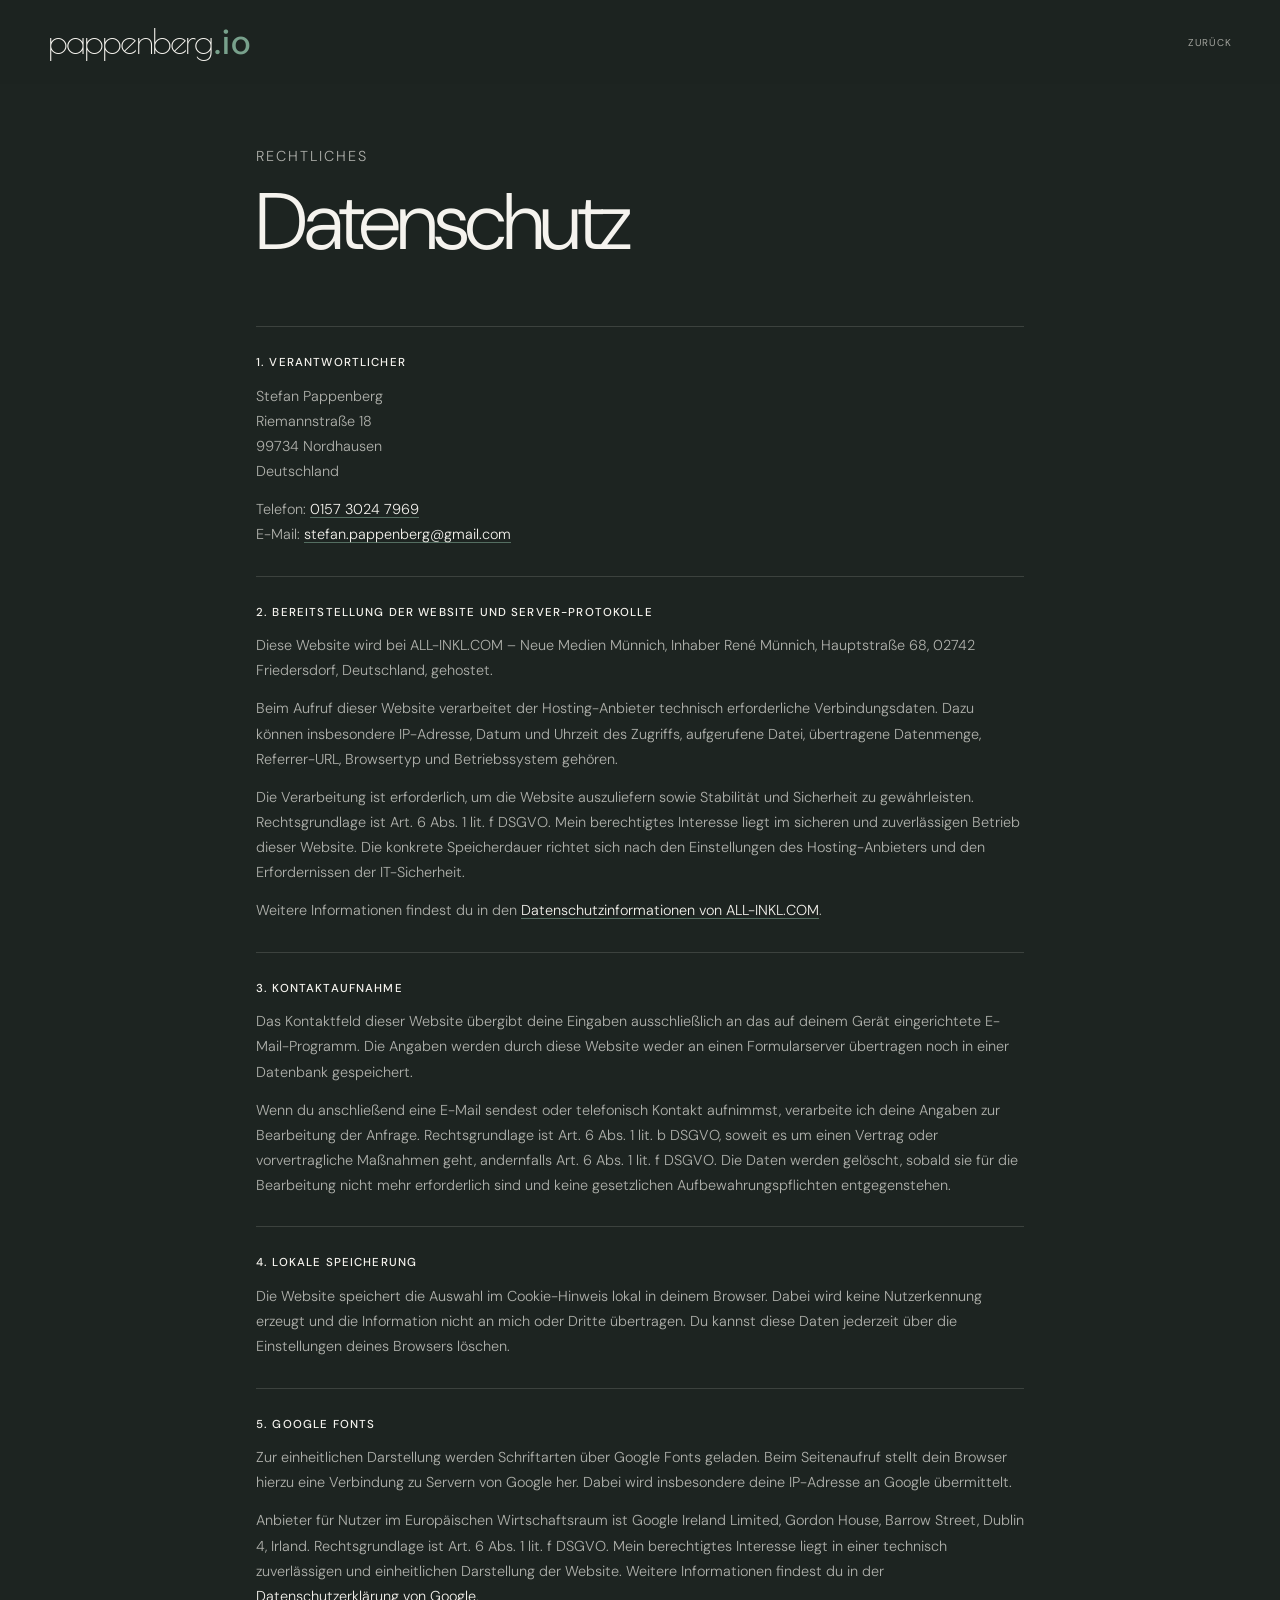
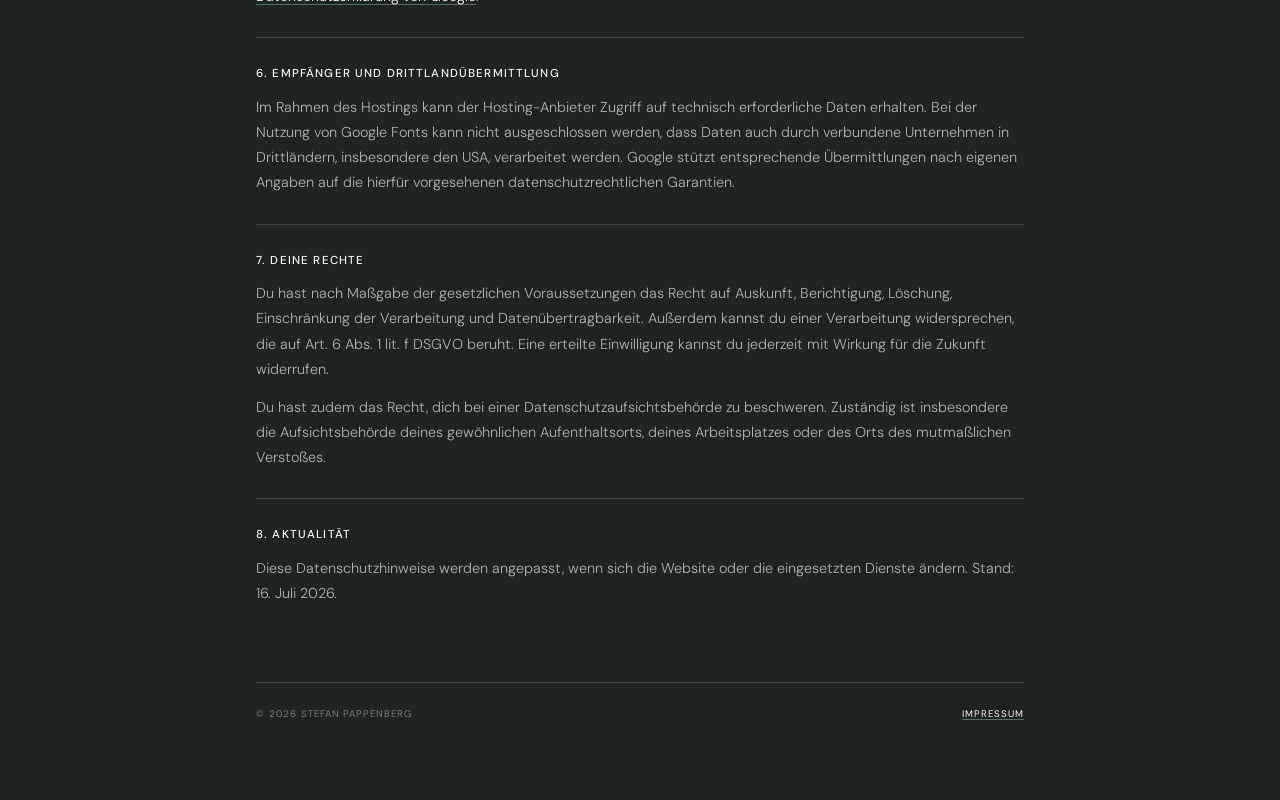
<file: datenschutz.html>
<!DOCTYPE html>
<html lang="de">
<head>
  <meta charset="UTF-8">
  <meta name="viewport" content="width=device-width, initial-scale=1.0">
  <title>Datenschutz | Pappenberg.io</title>
  <meta name="description" content="Datenschutzhinweise für die Website Pappenberg.io von Stefan Pappenberg.">
  <meta name="robots" content="noindex, follow">
  <meta name="theme-color" content="#1d2421">
  <link rel="canonical" href="https://pappenberg.io/datenschutz.html">
  <link rel="preconnect" href="https://fonts.googleapis.com">
  <link rel="preconnect" href="https://fonts.gstatic.com" crossorigin>
  <link href="https://fonts.googleapis.com/css2?family=DM+Sans:ital,opsz,wght@0,9..40,300;0,9..40,400;0,9..40,500&family=Poiret+One&display=swap" rel="stylesheet">
  <link rel="stylesheet" href="tooplate-exhibit-style.css?v=20260717-0150">
</head>
<body class="legal-page">
  <a class="skip-link" href="#main">Zum Hauptinhalt springen</a>

  <nav class="site-nav" aria-label="Seitennavigation">
    <div class="nav__bar">
      <a href="index.html" class="nav__wordmark" aria-label="Pappenberg.io Startseite">
        <span class="brand-logo"><span class="brand-pappen">pappenberg</span><span class="brand-dot">.io</span></span>
      </a>
      <a class="legal-nav__back" href="index.html">Zurück</a>
    </div>
  </nav>

  <main class="legal-main" id="main">
    <p class="legal-eyebrow">Rechtliches</p>
    <h1>Datenschutz</h1>

    <section>
      <h2>1. Verantwortlicher</h2>
      <p>Stefan Pappenberg<br>Riemannstraße 18<br>99734 Nordhausen<br>Deutschland</p>
      <p>Telefon: <a href="tel:+4915730247969">0157 3024 7969</a><br>
      E-Mail: <a href="mailto:stefan.pappenberg@gmail.com">stefan.pappenberg@gmail.com</a></p>
    </section>

    <section>
      <h2>2. Bereitstellung der Website und Server-Protokolle</h2>
      <p>Diese Website wird bei ALL-INKL.COM – Neue Medien Münnich, Inhaber René Münnich, Hauptstraße 68, 02742 Friedersdorf, Deutschland, gehostet.</p>
      <p>Beim Aufruf dieser Website verarbeitet der Hosting-Anbieter technisch erforderliche Verbindungsdaten. Dazu können insbesondere IP-Adresse, Datum und Uhrzeit des Zugriffs, aufgerufene Datei, übertragene Datenmenge, Referrer-URL, Browsertyp und Betriebssystem gehören.</p>
      <p>Die Verarbeitung ist erforderlich, um die Website auszuliefern sowie Stabilität und Sicherheit zu gewährleisten. Rechtsgrundlage ist Art. 6 Abs. 1 lit. f DSGVO. Mein berechtigtes Interesse liegt im sicheren und zuverlässigen Betrieb dieser Website. Die konkrete Speicherdauer richtet sich nach den Einstellungen des Hosting-Anbieters und den Erfordernissen der IT-Sicherheit.</p>
      <p>Weitere Informationen findest du in den <a href="https://all-inkl.com/datenschutzinformationen/" rel="noopener noreferrer">Datenschutzinformationen von ALL-INKL.COM</a>.</p>
    </section>

    <section>
      <h2>3. Kontaktaufnahme</h2>
      <p>Das Kontaktfeld dieser Website übergibt deine Eingaben ausschließlich an das auf deinem Gerät eingerichtete E-Mail-Programm. Die Angaben werden durch diese Website weder an einen Formularserver übertragen noch in einer Datenbank gespeichert.</p>
      <p>Wenn du anschließend eine E-Mail sendest oder telefonisch Kontakt aufnimmst, verarbeite ich deine Angaben zur Bearbeitung der Anfrage. Rechtsgrundlage ist Art. 6 Abs. 1 lit. b DSGVO, soweit es um einen Vertrag oder vorvertragliche Maßnahmen geht, andernfalls Art. 6 Abs. 1 lit. f DSGVO. Die Daten werden gelöscht, sobald sie für die Bearbeitung nicht mehr erforderlich sind und keine gesetzlichen Aufbewahrungspflichten entgegenstehen.</p>
    </section>

    <section>
      <h2>4. Lokale Speicherung</h2>
      <p>Die Website speichert die Auswahl im Cookie-Hinweis lokal in deinem Browser. Dabei wird keine Nutzerkennung erzeugt und die Information nicht an mich oder Dritte übertragen. Du kannst diese Daten jederzeit über die Einstellungen deines Browsers löschen.</p>
    </section>

    <section>
      <h2>5. Google Fonts</h2>
      <p>Zur einheitlichen Darstellung werden Schriftarten über Google Fonts geladen. Beim Seitenaufruf stellt dein Browser hierzu eine Verbindung zu Servern von Google her. Dabei wird insbesondere deine IP-Adresse an Google übermittelt.</p>
      <p>Anbieter für Nutzer im Europäischen Wirtschaftsraum ist Google Ireland Limited, Gordon House, Barrow Street, Dublin 4, Irland. Rechtsgrundlage ist Art. 6 Abs. 1 lit. f DSGVO. Mein berechtigtes Interesse liegt in einer technisch zuverlässigen und einheitlichen Darstellung der Website. Weitere Informationen findest du in der <a href="https://policies.google.com/privacy?hl=de" rel="noopener noreferrer">Datenschutzerklärung von Google</a>.</p>
    </section>

    <section>
      <h2>6. Empfänger und Drittlandübermittlung</h2>
      <p>Im Rahmen des Hostings kann der Hosting-Anbieter Zugriff auf technisch erforderliche Daten erhalten. Bei der Nutzung von Google Fonts kann nicht ausgeschlossen werden, dass Daten auch durch verbundene Unternehmen in Drittländern, insbesondere den USA, verarbeitet werden. Google stützt entsprechende Übermittlungen nach eigenen Angaben auf die hierfür vorgesehenen datenschutzrechtlichen Garantien.</p>
    </section>

    <section>
      <h2>7. Deine Rechte</h2>
      <p>Du hast nach Maßgabe der gesetzlichen Voraussetzungen das Recht auf Auskunft, Berichtigung, Löschung, Einschränkung der Verarbeitung und Datenübertragbarkeit. Außerdem kannst du einer Verarbeitung widersprechen, die auf Art. 6 Abs. 1 lit. f DSGVO beruht. Eine erteilte Einwilligung kannst du jederzeit mit Wirkung für die Zukunft widerrufen.</p>
      <p>Du hast zudem das Recht, dich bei einer Datenschutzaufsichtsbehörde zu beschweren. Zuständig ist insbesondere die Aufsichtsbehörde deines gewöhnlichen Aufenthaltsorts, deines Arbeitsplatzes oder des Orts des mutmaßlichen Verstoßes.</p>
    </section>

    <section>
      <h2>8. Aktualität</h2>
      <p>Diese Datenschutzhinweise werden angepasst, wenn sich die Website oder die eingesetzten Dienste ändern. Stand: 16. Juli 2026.</p>
    </section>

    <footer class="legal-footer">
      <span>© 2026 Stefan Pappenberg</span>
      <a href="impressum.html">Impressum</a>
    </footer>
  </main>
</body>
</html>
</file>
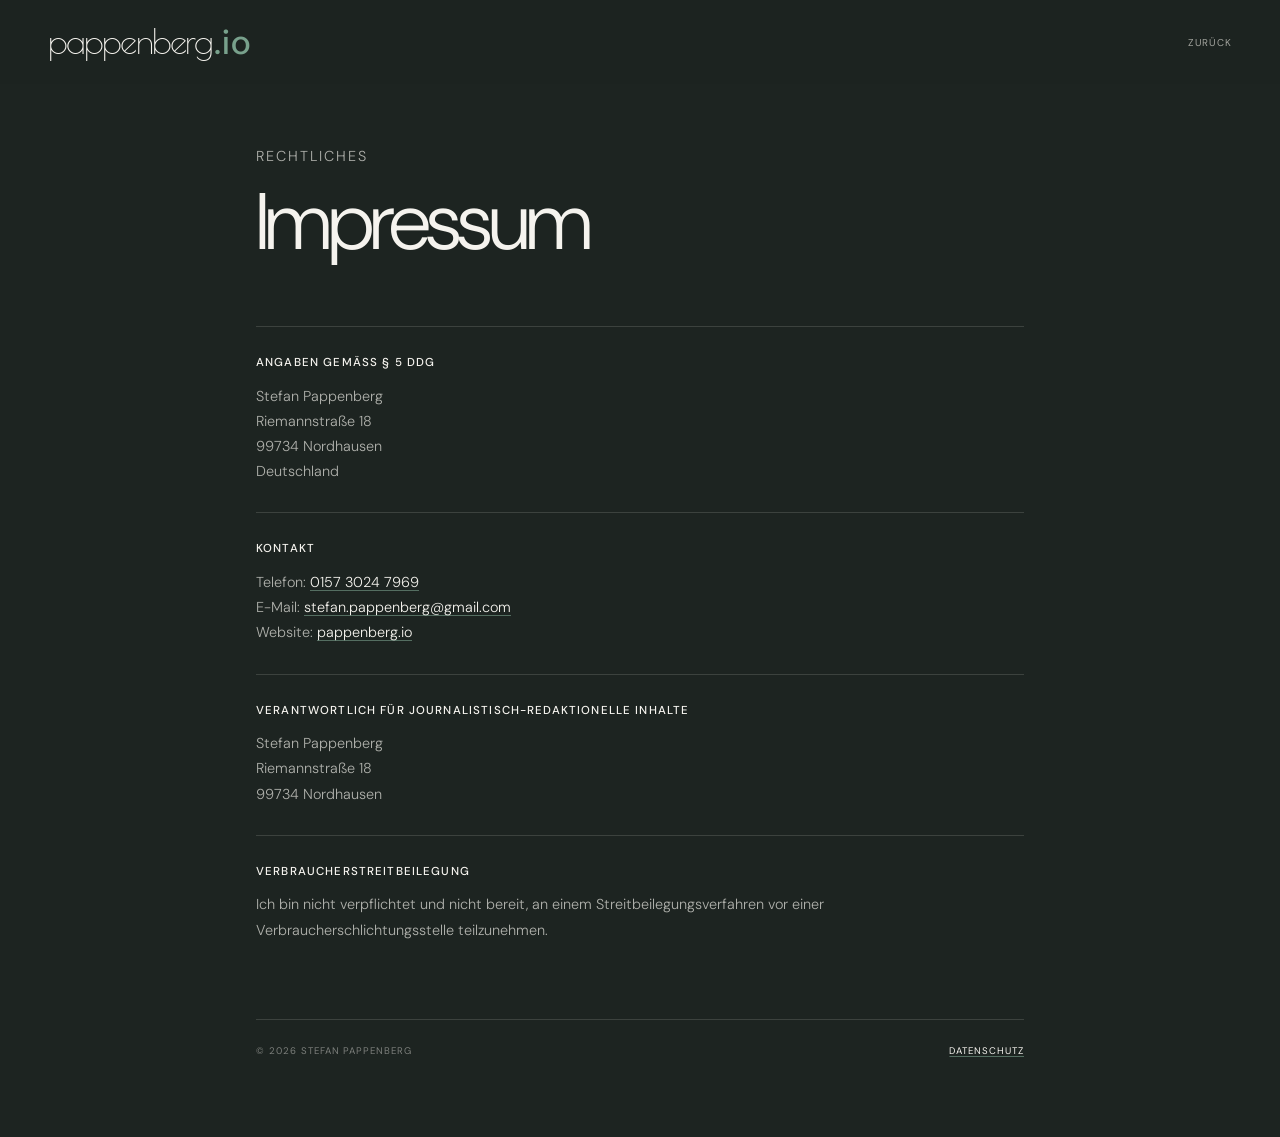
<file: impressum.html>
<!DOCTYPE html>
<html lang="de">
<head>
  <meta charset="UTF-8">
  <meta name="viewport" content="width=device-width, initial-scale=1.0">
  <title>Impressum | Pappenberg.io</title>
  <meta name="description" content="Impressum und Anbieterkennzeichnung von Pappenberg.io, Stefan Pappenberg, Nordhausen.">
  <meta name="robots" content="noindex, follow">
  <meta name="theme-color" content="#1d2421">
  <link rel="canonical" href="https://pappenberg.io/impressum.html">
  <link rel="preconnect" href="https://fonts.googleapis.com">
  <link rel="preconnect" href="https://fonts.gstatic.com" crossorigin>
  <link href="https://fonts.googleapis.com/css2?family=DM+Sans:ital,opsz,wght@0,9..40,300;0,9..40,400;0,9..40,500&family=Poiret+One&display=swap" rel="stylesheet">
  <link rel="stylesheet" href="tooplate-exhibit-style.css?v=20260717-0150">
</head>
<body class="legal-page">
  <a class="skip-link" href="#main">Zum Hauptinhalt springen</a>

  <nav class="site-nav" aria-label="Seitennavigation">
    <div class="nav__bar">
      <a href="index.html" class="nav__wordmark" aria-label="Pappenberg.io Startseite">
        <span class="brand-logo"><span class="brand-pappen">pappenberg</span><span class="brand-dot">.io</span></span>
      </a>
      <a class="legal-nav__back" href="index.html">Zurück</a>
    </div>
  </nav>

  <main class="legal-main" id="main">
    <p class="legal-eyebrow">Rechtliches</p>
    <h1>Impressum</h1>

    <section>
      <h2>Angaben gemäß § 5 DDG</h2>
      <p>Stefan Pappenberg<br>Riemannstraße 18<br>99734 Nordhausen<br>Deutschland</p>
    </section>

    <section>
      <h2>Kontakt</h2>
      <p>Telefon: <a href="tel:+4915730247969">0157 3024 7969</a><br>
      E-Mail: <a href="mailto:stefan.pappenberg@gmail.com">stefan.pappenberg@gmail.com</a><br>
      Website: <a href="https://pappenberg.io/">pappenberg.io</a></p>
    </section>

    <section>
      <h2>Verantwortlich für journalistisch-redaktionelle Inhalte</h2>
      <p>Stefan Pappenberg<br>Riemannstraße 18<br>99734 Nordhausen</p>
    </section>

    <section>
      <h2>Verbraucherstreitbeilegung</h2>
      <p>Ich bin nicht verpflichtet und nicht bereit, an einem Streitbeilegungsverfahren vor einer Verbraucherschlichtungsstelle teilzunehmen.</p>
    </section>

    <footer class="legal-footer">
      <span>© 2026 Stefan Pappenberg</span>
      <a href="datenschutz.html">Datenschutz</a>
    </footer>
  </main>
</body>
</html>
</file>
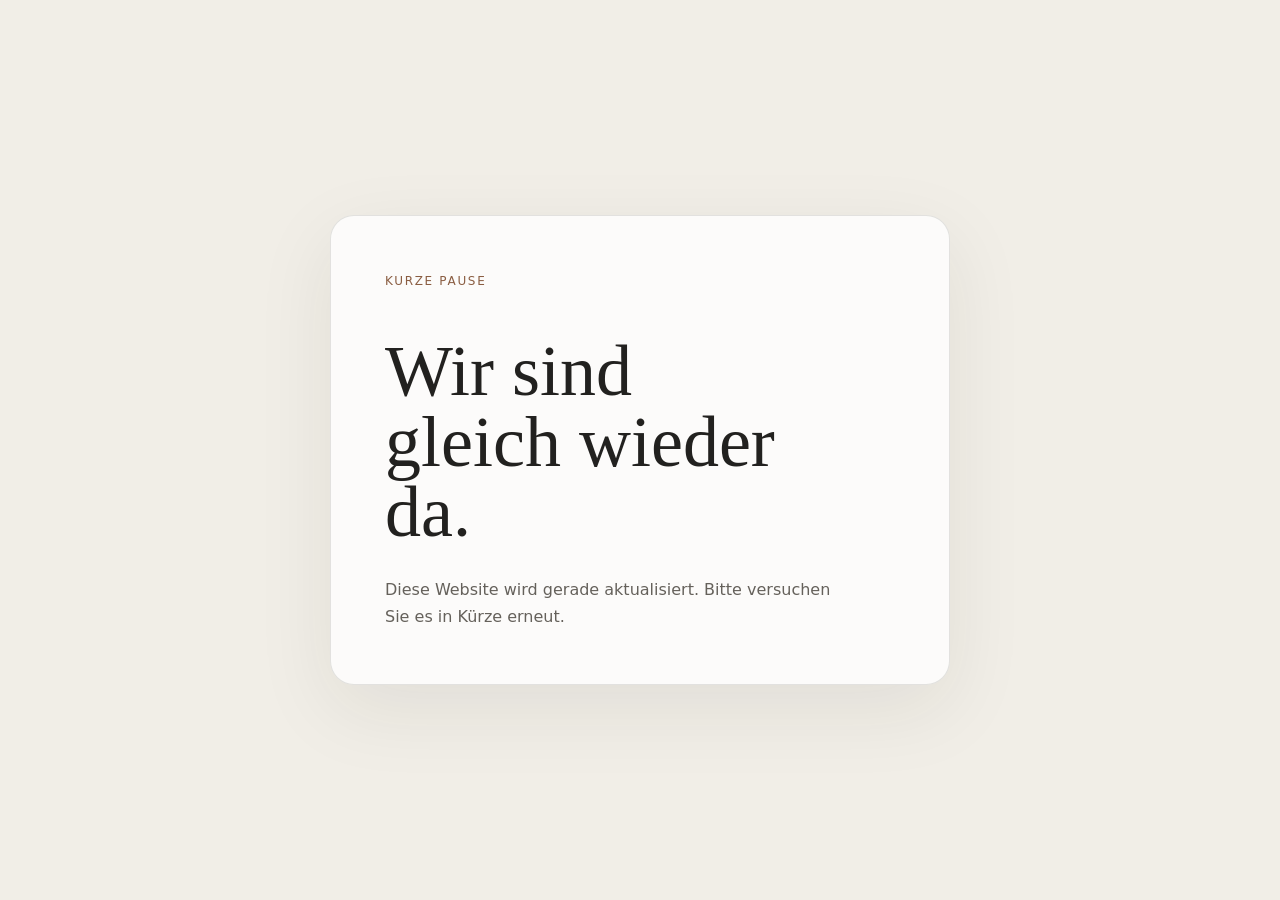
<file: showroom-redesign/maintenance.html>
<!doctype html>
<html lang="de">
  <head>
    <meta charset="utf-8">
    <meta name="viewport" content="width=device-width, initial-scale=1">
    <meta name="robots" content="noindex">
    <title>Wartungsmodus</title>
    <style>
      :root { color-scheme: light; font-family: Inter, ui-sans-serif, system-ui, sans-serif; }
      * { box-sizing: border-box; }
      body { min-height: 100vh; margin: 0; display: grid; place-items: center; color: #22211f; background: #f1eee7; }
      main { width: min(620px, calc(100% - 40px)); padding: 54px; background: rgba(255,255,255,.78); border: 1px solid rgba(34,33,31,.12); border-radius: 24px; box-shadow: 0 24px 80px rgba(40,35,28,.08); }
      span { display: inline-block; margin-bottom: 48px; font-size: 12px; letter-spacing: .14em; text-transform: uppercase; color: #8a5d42; }
      h1 { margin: 0; max-width: 12ch; font-family: Georgia, serif; font-size: clamp(42px, 8vw, 72px); font-weight: 400; line-height: .98; }
      p { max-width: 44ch; margin: 28px 0 0; color: #65615b; line-height: 1.7; }
    </style>
  </head>
  <body>
    <main>
      <span>Kurze Pause</span>
      <h1>Wir sind gleich wieder da.</h1>
      <p>Diese Website wird gerade aktualisiert. Bitte versuchen Sie es in Kürze erneut.</p>
    </main>
  </body>
</html>
</file>
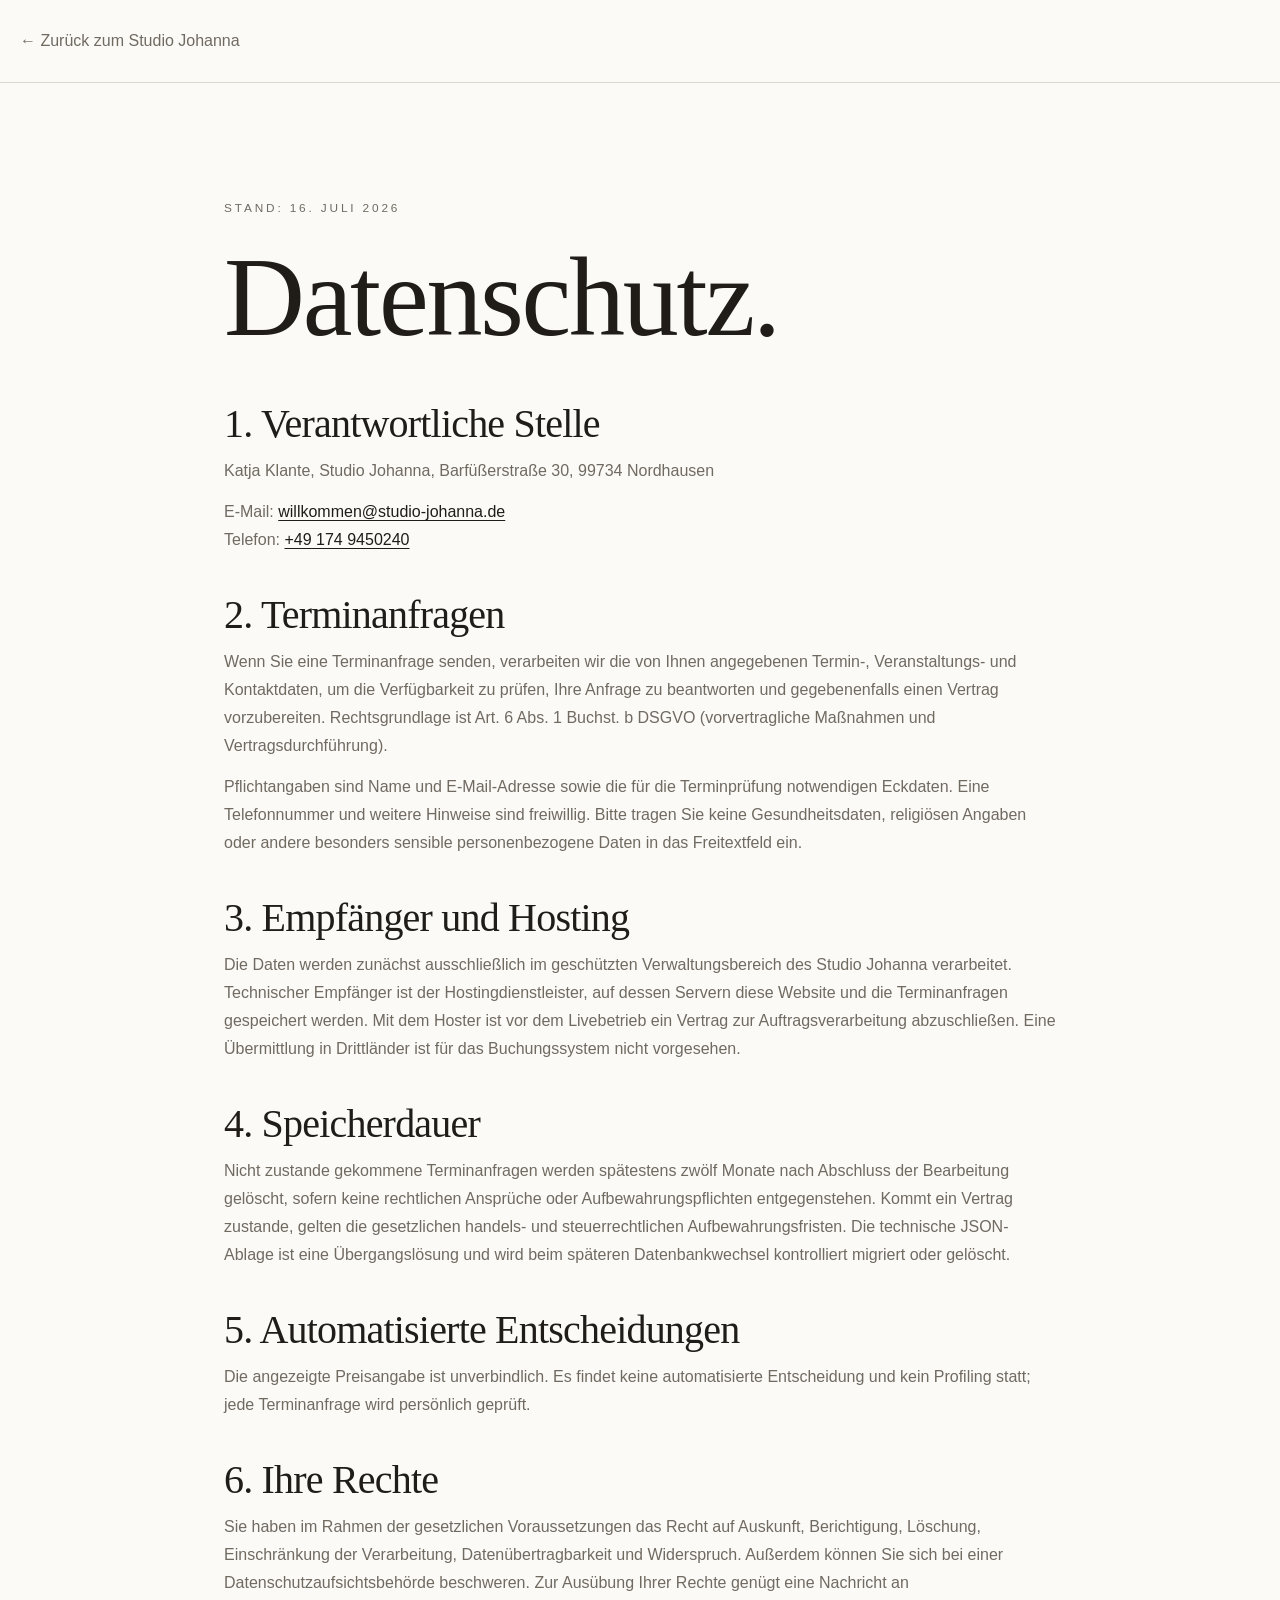
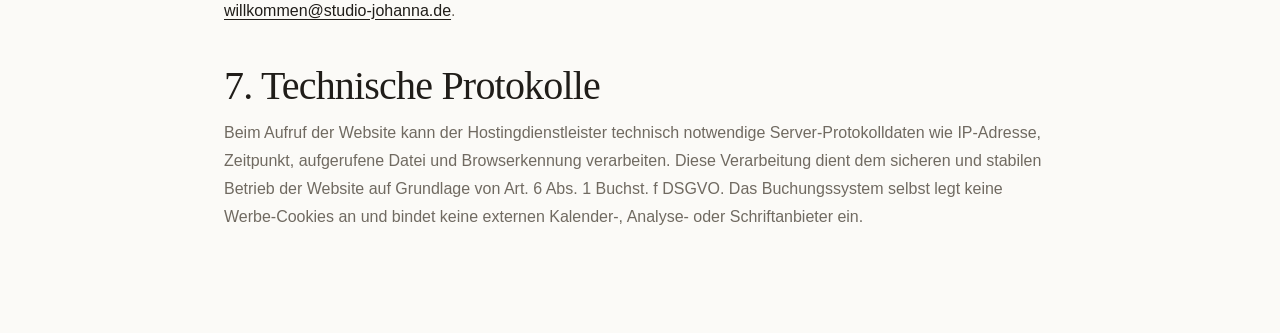
<file: sites/johanna/datenschutz.html>
<!doctype html>
<html lang="de">
<head>
  <meta charset="utf-8" />
  <meta name="viewport" content="width=device-width, initial-scale=1" />
  <title>Datenschutz — Studio Johanna</title>
  <meta name="description" content="Informationen zum Datenschutz und zur Verarbeitung von Terminanfragen beim Studio Johanna." />
  <link rel="icon" href="favicon.svg" type="image/svg+xml" />
  <link rel="stylesheet" href="assets/css/styles.css" />
</head>
<body>
  <header class="legal-header">
    <div class="container">
      <a href="index.html" class="legal-back">← Zurück zum Studio Johanna</a>
    </div>
  </header>
  <main class="legal-page">
    <article class="container legal-content">
      <p class="eyebrow">Stand: 16. Juli 2026</p>
      <h1>Datenschutz.</h1>

      <h2>1. Verantwortliche Stelle</h2>
      <p>Katja Klante, Studio Johanna, Barfüßerstraße 30, 99734 Nordhausen</p>
      <p>E-Mail: <a href="mailto:willkommen@studio-johanna.de">willkommen@studio-johanna.de</a><br />Telefon: <a href="tel:+491749450240">+49 174 9450240</a></p>

      <h2>2. Terminanfragen</h2>
      <p>Wenn Sie eine Terminanfrage senden, verarbeiten wir die von Ihnen angegebenen Termin-, Veranstaltungs- und Kontaktdaten, um die Verfügbarkeit zu prüfen, Ihre Anfrage zu beantworten und gegebenenfalls einen Vertrag vorzubereiten. Rechtsgrundlage ist Art. 6 Abs. 1 Buchst. b DSGVO (vorvertragliche Maßnahmen und Vertragsdurchführung).</p>
      <p>Pflichtangaben sind Name und E-Mail-Adresse sowie die für die Terminprüfung notwendigen Eckdaten. Eine Telefonnummer und weitere Hinweise sind freiwillig. Bitte tragen Sie keine Gesundheitsdaten, religiösen Angaben oder andere besonders sensible personenbezogene Daten in das Freitextfeld ein.</p>

      <h2>3. Empfänger und Hosting</h2>
      <p>Die Daten werden zunächst ausschließlich im geschützten Verwaltungsbereich des Studio Johanna verarbeitet. Technischer Empfänger ist der Hostingdienstleister, auf dessen Servern diese Website und die Terminanfragen gespeichert werden. Mit dem Hoster ist vor dem Livebetrieb ein Vertrag zur Auftragsverarbeitung abzuschließen. Eine Übermittlung in Drittländer ist für das Buchungssystem nicht vorgesehen.</p>

      <h2>4. Speicherdauer</h2>
      <p>Nicht zustande gekommene Terminanfragen werden spätestens zwölf Monate nach Abschluss der Bearbeitung gelöscht, sofern keine rechtlichen Ansprüche oder Aufbewahrungspflichten entgegenstehen. Kommt ein Vertrag zustande, gelten die gesetzlichen handels- und steuerrechtlichen Aufbewahrungsfristen. Die technische JSON-Ablage ist eine Übergangslösung und wird beim späteren Datenbankwechsel kontrolliert migriert oder gelöscht.</p>

      <h2>5. Automatisierte Entscheidungen</h2>
      <p>Die angezeigte Preisangabe ist unverbindlich. Es findet keine automatisierte Entscheidung und kein Profiling statt; jede Terminanfrage wird persönlich geprüft.</p>

      <h2>6. Ihre Rechte</h2>
      <p>Sie haben im Rahmen der gesetzlichen Voraussetzungen das Recht auf Auskunft, Berichtigung, Löschung, Einschränkung der Verarbeitung, Datenübertragbarkeit und Widerspruch. Außerdem können Sie sich bei einer Datenschutzaufsichtsbehörde beschweren. Zur Ausübung Ihrer Rechte genügt eine Nachricht an <a href="mailto:willkommen@studio-johanna.de">willkommen@studio-johanna.de</a>.</p>

      <h2>7. Technische Protokolle</h2>
      <p>Beim Aufruf der Website kann der Hostingdienstleister technisch notwendige Server-Protokolldaten wie IP-Adresse, Zeitpunkt, aufgerufene Datei und Browserkennung verarbeiten. Diese Verarbeitung dient dem sicheren und stabilen Betrieb der Website auf Grundlage von Art. 6 Abs. 1 Buchst. f DSGVO. Das Buchungssystem selbst legt keine Werbe-Cookies an und bindet keine externen Kalender-, Analyse- oder Schriftanbieter ein.</p>
    </article>
  </main>
</body>
</html>
</file>
<file: tooplate-exhibit-style.css>
:root {
  --background: #f5f3ee;
  --foreground: #1d2421;
  --primary: #78a18c;
  --muted: rgba(245, 243, 238, .7);
  --border: rgba(245, 243, 238, .22);
  --font: "DM Sans", ui-sans-serif, system-ui, sans-serif;
}

*, *::before, *::after { box-sizing: border-box; }

html {
  min-width: 320px;
  scroll-behavior: smooth;
  background: var(--foreground);
  font-family: var(--font);
  -webkit-font-smoothing: antialiased;
  text-rendering: optimizeLegibility;
}

body {
  min-height: 100vh;
  margin: 0;
  overflow-x: hidden;
  color: var(--background);
  background: var(--foreground);
}

body.is-intro-loading { overflow: hidden; }

a { color: inherit; text-decoration: none; }
button { font: inherit; }

::selection { color: var(--foreground); background: var(--primary); }

:focus-visible {
  outline: 2px solid var(--primary);
  outline-offset: 4px;
}

.sr-only {
  position: absolute;
  width: 1px;
  height: 1px;
  padding: 0;
  margin: -1px;
  overflow: hidden;
  clip: rect(0, 0, 0, 0);
  white-space: nowrap;
  border: 0;
}

.skip-link {
  position: fixed;
  top: 1rem;
  left: 1rem;
  z-index: 2000;
  padding: .75rem 1rem;
  transform: translateY(-180%);
  border-radius: 999px;
  color: var(--foreground);
  background: var(--background);
  font-size: .7rem;
  letter-spacing: .1em;
  text-transform: uppercase;
  transition: transform .2s ease;
}

.skip-link:focus { transform: translateY(0); }

.site-nav {
  position: fixed;
  inset: 0 0 auto;
  z-index: 100;
  color: var(--background);
  transition: background .4s ease, backdrop-filter .4s ease;
}

.site-nav.is-scrolled {
  background: rgba(29, 36, 33, .74);
  backdrop-filter: blur(14px);
  -webkit-backdrop-filter: blur(14px);
}

.nav__bar {
  display: flex;
  align-items: center;
  justify-content: space-between;
  width: min(100%, 1400px);
  min-height: 5.25rem;
  margin-inline: auto;
  padding-inline: clamp(1.5rem, 4vw, 3rem);
}

.brand-logo {
  display: inline-flex;
  align-items: baseline;
  font-family: "Poiret One", var(--font);
  font-size: clamp(1.55rem, 3vw, 2.15rem);
  font-weight: 400;
  line-height: 1;
  letter-spacing: -.055em;
}

.brand-dot {
  color: var(--primary);
  font-family: "DM Sans", ui-sans-serif, system-ui, sans-serif;
  margin-left: .06em;
  font-size: 1em;
  font-weight: 500;
  letter-spacing: .025em;
}

.site-hero {
  position: relative;
  isolation: isolate;
  display: flex;
  align-items: flex-end;
  min-height: max(640px, 100svh);
  overflow: hidden;
  background: #1d2421;
}

.site-hero::before {
  content: "";
  position: absolute;
  inset: 0;
  z-index: -1;
  background:
    linear-gradient(180deg, rgba(8, 14, 12, .17) 0%, rgba(8, 14, 12, .25) 48%, rgba(8, 14, 12, .72) 100%),
    linear-gradient(90deg, rgba(8, 14, 12, .22), transparent 65%);
}

.site-hero::after {
  content: "51.50° N / 10.79° E\A Nordhausen · Harz";
  position: absolute;
  top: 6.5rem;
  right: clamp(1.5rem, 4vw, 3rem);
  color: var(--muted);
  font-size: .68rem;
  line-height: 1.7;
  letter-spacing: .1em;
  text-align: right;
  text-transform: uppercase;
  white-space: pre;
}

.hero__content {
  width: min(100%, 1400px);
  margin-inline: auto;
  padding: 0 clamp(1.5rem, 4vw, 3rem) clamp(4.5rem, 9vh, 6rem);
}

.hero__tag {
  margin: 0 0 1.5rem;
  color: var(--muted);
  font-size: .68rem;
  font-weight: 400;
  letter-spacing: .12em;
  text-transform: uppercase;
}

.hero__meta { display: block; }

.hero__count {
  display: block;
  max-width: 10ch;
  margin: 0;
  color: var(--background);
  font-size: clamp(2.8rem, 7.2vw, 6.3rem);
  font-weight: 300;
  line-height: .98;
  letter-spacing: -.045em;
  text-wrap: balance;
}

.hero__count::first-letter { color: inherit; }

.hero__seo-copy {
  max-width: 38rem;
  margin: 1.25rem 0 0;
  color: rgba(245, 243, 238, .66);
  font-size: clamp(.76rem, 1.2vw, .9rem);
  font-weight: 300;
  line-height: 1.6;
  text-wrap: pretty;
}

.hero__rule {
  width: min(30rem, 70vw);
  height: 1px;
  margin-top: 2rem;
  background: linear-gradient(90deg, var(--primary), var(--border));
}

.build-progress {
  width: min(60vw, 56rem);
  margin-top: 1.15rem;
  opacity: 0;
}

.build-progress__track {
  position: relative;
  display: block;
  width: 100%;
  height: 1px;
  background: rgba(245, 243, 238, .2);
  transform: scaleX(0);
  transform-origin: left center;
}

.build-progress__fill {
  position: absolute;
  inset: 0 auto auto 0;
  width: 68%;
  height: 1px;
  background: var(--primary);
  transform: scaleX(0);
  transform-origin: left center;
}

.build-progress__point {
  position: absolute;
  top: 50%;
  width: 5px;
  height: 5px;
  border: 1px solid rgba(245, 243, 238, .45);
  border-radius: 50%;
  background: #1d2421;
  opacity: 0;
  transform: translate(-50%, -50%) scale(.5);
}

.build-progress__point--start { left: 0; }
.build-progress__point--now {
  left: 68%;
  width: 7px;
  height: 7px;
  border-color: var(--primary);
  background: var(--primary);
  box-shadow: 0 0 0 5px rgba(120, 161, 140, .1);
}
.build-progress__point--end { left: 100%; }

.build-progress__message {
  display: block;
  margin-top: .75rem;
  color: rgba(245, 243, 238, .62);
  font-size: .62rem;
  font-weight: 400;
  letter-spacing: .12em;
  text-align: right;
  text-transform: uppercase;
  opacity: 0;
  transform: translateY(4px);
}

body.is-intro-done .build-progress {
  animation: progress-appear .4s .48s ease forwards;
}

body.is-intro-done .build-progress__track {
  animation: progress-spread .9s .52s cubic-bezier(.22, 1, .36, 1) forwards;
}

body.is-intro-done .build-progress__fill {
  animation: progress-spread .6s 1.18s cubic-bezier(.22, 1, .36, 1) forwards;
}

body.is-intro-done .build-progress__point {
  animation: progress-point .28s 1.2s ease forwards;
}

body.is-intro-done .build-progress__point--now {
  animation: progress-point .28s 1.52s ease forwards, progress-pulse 2.4s 1.9s ease-in-out infinite;
}

body.is-intro-done .build-progress__message {
  animation: progress-message .5s 1.72s ease forwards;
}

@keyframes progress-appear {
  to { opacity: 1; }
}

@keyframes progress-spread {
  to { transform: scaleX(1); }
}

@keyframes progress-point {
  to { opacity: 1; transform: translate(-50%, -50%) scale(1); }
}

@keyframes progress-pulse {
  0%, 100% { box-shadow: 0 0 0 4px rgba(120, 161, 140, .08); }
  50% { box-shadow: 0 0 0 8px rgba(120, 161, 140, .16); }
}

@keyframes progress-message {
  to { opacity: 1; transform: translateY(0); }
}

.intro-contact {
  position: relative;
  width: min(60vw, 56rem);
  min-height: 3.4rem;
  margin-top: 1.25rem;
  opacity: 0;
}

body.is-intro-done .intro-contact {
  animation: progress-appear .45s 2s ease forwards;
}

.intro-contact__open {
  position: absolute;
  top: 0;
  left: 0;
  padding: 0 0 .25rem;
  border: 0;
  border-bottom: 1px solid rgba(245, 243, 238, .35);
  color: rgba(245, 243, 238, .7);
  background: transparent;
  font-size: .62rem;
  letter-spacing: .12em;
  text-transform: uppercase;
  cursor: pointer;
}

.intro-contact__open:hover { color: var(--background); border-color: var(--primary); }
.intro-contact__open[aria-expanded="true"] { display: none; }
.intro-contact__form[hidden] { display: none; }

.intro-contact__form {
  position: absolute;
  top: 0;
  left: 0;
  width: min(25rem, 100%);
  height: 3.4rem;
  padding: .55rem .75rem .45rem;
  overflow: hidden;
  background: transparent;
  transform-origin: left top;
  clip-path: inset(0 100% 100% 0);
}

.intro-contact__form.is-unfolding {
  animation:
    contact-unfold .72s cubic-bezier(.22, 1, .36, 1) forwards,
    contact-background-in .55s ease .72s forwards;
}

.intro-contact__step {
  display: none;
  opacity: 0;
  transform: translateY(6px);
}

.intro-contact__step.is-active {
  display: block;
  animation: contact-step-in .32s ease forwards;
}

.intro-contact__step label {
  display: block;
  margin-bottom: .35rem;
  color: rgba(245, 243, 238, .52);
  font-size: .58rem;
  letter-spacing: .12em;
  text-transform: uppercase;
}

.intro-contact__line {
  display: grid;
  grid-template-columns: minmax(0, 1fr) auto;
  align-items: end;
  gap: .75rem;
  border-bottom: 1px solid rgba(245, 243, 238, .32);
}

.intro-contact input,
.intro-contact textarea {
  width: 100%;
  min-height: 2rem;
  padding: .2rem 0 .45rem;
  border: 0;
  outline: 0;
  color: var(--background);
  background: transparent;
  font: 300 .85rem/1.35 var(--font);
  resize: none;
}

.intro-contact input:focus,
.intro-contact textarea:focus { box-shadow: 0 1px 0 var(--primary); }

.intro-contact__line button {
  position: relative;
  z-index: 2;
  display: grid;
  place-items: center;
  min-width: 44px;
  min-height: 44px;
  margin: -.35rem -.35rem -.15rem 0;
  padding: 0;
  border: 0;
  color: var(--primary);
  background: transparent;
  font-size: 1rem;
  cursor: pointer;
  touch-action: manipulation;
  -webkit-tap-highlight-color: transparent;
}

.intro-contact__line button:active { transform: scale(.9); }

.intro-contact__step.is-invalid .intro-contact__line { border-color: rgba(218, 118, 108, .8); }

@keyframes contact-step-in {
  to { opacity: 1; transform: translateY(0); }
}

@keyframes contact-unfold {
  0% {
    opacity: 1;
    clip-path: inset(0 100% 100% 0);
  }
  55% {
    opacity: 1;
    clip-path: inset(0 0 100% 0);
  }
  100% {
    opacity: 1;
    clip-path: inset(0);
  }
}

@keyframes contact-background-in {
  from { background-color: transparent; }
  to { background-color: #232323; }
}

.intro-legal {
  display: flex;
  gap: 1.25rem;
  margin-top: 1rem;
  color: rgba(245, 243, 238, .42);
  font-size: .55rem;
  letter-spacing: .1em;
  text-transform: uppercase;
  opacity: 0;
}

body.is-intro-done .intro-legal {
  animation: progress-appear .45s 2.15s ease forwards;
}

.intro-legal a:hover { color: var(--background); }

.hero__actions { display: none; }
main { display: none; }

.legal-page {
  min-height: 100vh;
  color: var(--background);
  background: #1d2421;
}

.legal-page .site-nav {
  opacity: 1 !important;
  pointer-events: auto !important;
  background: rgba(29, 36, 33, .9);
  backdrop-filter: blur(14px);
  -webkit-backdrop-filter: blur(14px);
}

.legal-page .legal-nav__back {
  color: rgba(245, 243, 238, .62);
  font-size: .62rem;
  letter-spacing: .12em;
  text-transform: uppercase;
}

.legal-page .legal-nav__back:hover { color: var(--background); }

.legal-page .legal-main {
  display: block;
  width: min(100% - 3rem, 48rem);
  margin-inline: auto;
  padding: 9rem 0 5rem;
}

.legal-eyebrow {
  margin: 0 0 1.25rem;
  color: var(--primary);
  font-size: .65rem;
  letter-spacing: .14em;
  text-transform: uppercase;
}

.legal-main h1 {
  margin: 0 0 4rem;
  font-size: clamp(2.7rem, 8vw, 5rem);
  font-weight: 300;
  line-height: 1;
  letter-spacing: -.045em;
}

.legal-main section {
  padding: 1.75rem 0;
  border-top: 1px solid rgba(245, 243, 238, .14);
}

.legal-main h2 {
  margin: 0 0 .85rem;
  color: var(--background);
  font-size: .72rem;
  font-weight: 500;
  letter-spacing: .1em;
  text-transform: uppercase;
}

.legal-main p {
  margin: 0 0 .8rem;
  color: rgba(245, 243, 238, .68);
  font-size: .9rem;
  font-weight: 300;
  line-height: 1.75;
}

.legal-main p:last-child { margin-bottom: 0; }
.legal-main a {
  color: var(--background);
  text-decoration: underline;
  text-decoration-color: rgba(120, 161, 140, .6);
  text-underline-offset: .2em;
}

.legal-main a:hover { color: var(--primary); }

.legal-footer {
  display: flex;
  justify-content: space-between;
  gap: 1rem;
  margin-top: 3rem;
  padding-top: 1.5rem;
  border-top: 1px solid rgba(245, 243, 238, .14);
  color: rgba(245, 243, 238, .44);
  font-size: .6rem;
  letter-spacing: .1em;
  text-transform: uppercase;
}

.page-loader {
  position: fixed;
  inset: 0;
  z-index: 1200;
  display: grid;
  place-items: center;
  background: #1d2421;
  opacity: 1;
  visibility: visible;
  transition: opacity .55s ease, visibility .55s ease;
}

.page-loader__mark {
  width: clamp(6rem, 18vw, 9rem);
  color: var(--primary);
  filter: drop-shadow(0 0 28px rgba(120, 161, 140, .28));
}

.page-loader__orbit,
.page-loader__stroke {
  fill: none;
  stroke: currentColor;
  stroke-width: 5;
  stroke-linecap: round;
}

.page-loader__orbit { opacity: .25; }

.page-loader__dot {
  fill: currentColor;
  transform-box: fill-box;
  transform-origin: center;
  animation: dot-hops-onto-i 1s linear .08s both;
}

@keyframes dot-hops-onto-i {
  0% { transform: translate(0, 0) scale(1); }
  34% { transform: translate(4px, -13px) scale(1.08, .92); }
  60% { transform: translate(8px, 0) scale(.94, 1.08); }
  79% { transform: translate(12px, -23px) scale(1.08, .92); }
  92% { transform: translate(14px, -38px) scale(.94, 1.08); }
  100% { transform: translate(14px, -36px) scale(1); }
}

body.is-intro-sharpening .page-loader,
body.is-intro-done .page-loader {
  opacity: 0;
  visibility: hidden;
}

body:not(.is-intro-done) .site-nav,
body:not(.is-intro-done) .site-hero { opacity: 0; }

body.is-intro-done .site-nav { animation: enter .8s ease both; }
body.is-intro-done .hero__content { animation: enter .9s .08s ease both; }

@keyframes enter {
  from { opacity: 0; transform: translateY(12px); }
  to { opacity: 1; transform: translateY(0); }
}

.cookie-banner {
  position: fixed;
  z-index: 500;
  right: 1.5rem;
  bottom: 1.5rem;
  display: grid;
  grid-template-columns: minmax(0, 1fr) auto;
  gap: 1.5rem;
  width: min(36rem, calc(100% - 3rem));
  padding: 1.25rem;
  border: 1px solid rgba(245, 243, 238, .15);
  border-radius: .75rem;
  color: var(--background);
  background: rgba(29, 36, 33, .9);
  box-shadow: 0 24px 70px rgba(0, 0, 0, .2);
  backdrop-filter: blur(16px);
}

.cookie-banner[hidden] { display: none; }
.cookie-banner p { margin: 0; font-size: .78rem; line-height: 1.55; color: var(--muted); }
.cookie-banner__title { color: var(--background) !important; font-weight: 500; }
.cookie-banner__actions { display: flex; align-items: center; gap: .5rem; }
.btn {
  padding: .65rem .9rem;
  border: 1px solid var(--border);
  border-radius: 999px;
  color: var(--background);
  background: transparent;
  font-size: .65rem;
  letter-spacing: .09em;
  text-transform: uppercase;
  cursor: pointer;
}
.btn:hover { color: var(--foreground); border-color: var(--primary); background: var(--primary); }

@media (max-width: 640px) {
  .site-hero { background-position: 52% center; }
  .site-hero::after { display: none; }
  .hero__content { padding-bottom: 3.5rem; }
  .hero__count { font-size: clamp(2.7rem, 14vw, 4.4rem); }
  .cookie-banner { grid-template-columns: 1fr; }
  .build-progress { width: 82vw; }
  .intro-contact { width: 82vw; }
}

@media (prefers-reduced-motion: reduce) {
  *, *::before, *::after { scroll-behavior: auto !important; animation: none !important; transition-duration: .01ms !important; }
}
</file>
<file: sites/johanna/assets/css/styles.css>
/* assets/css/styles.css */
:root {
  --background: #fbfaf7;
  --foreground: #201d19;
  --muted: #706a61;
  --soft: #f1eee8;
  --border: #ddd6cc;
  --white: #ffffff;
  --font-sans: ui-sans-serif, -apple-system, BlinkMacSystemFont, "Segoe UI", sans-serif;
  --font-display: Georgia, "Times New Roman", serif;
}

* { box-sizing: border-box; margin: 0; padding: 0; }

[hidden] { display: none !important; }

html { scroll-behavior: smooth; }

body {
  background: var(--background);
  color: var(--foreground);
  font-family: var(--font-sans);
  -webkit-font-smoothing: antialiased;
  text-rendering: optimizeLegibility;
}

img { display: block; width: 100%; height: auto; }
a { color: inherit; text-decoration: none; }
button { font: inherit; cursor: pointer; }

.container {
  width: min(100% - 2.5rem, 88rem);
  margin-inline: auto;
}

.site-header {
  position: fixed;
  inset: 0 0 auto;
  z-index: 50;
  background: rgba(251, 250, 247, 0.76);
  backdrop-filter: blur(16px);
  border-bottom: 1px solid rgba(221, 214, 204, 0.6);
  transition: background 0.3s ease, box-shadow 0.3s ease;
}

.site-header.is-scrolled {
  background: rgba(251, 250, 247, 0.94);
  box-shadow: 0 10px 30px rgba(32, 29, 25, 0.06);
}

.header-inner {
  height: 4.5rem;
  display: flex;
  align-items: center;
  justify-content: space-between;
}

.brand {
  position: relative;
  display: inline-flex;
  align-items: center;
  width: clamp(9.8rem, 18vw, 16rem);
  min-width: 0;
}

.brand img {
  width: 100%;
  height: auto;
  filter: invert(1);
}

.brand span {
  position: absolute;
  width: 1px;
  height: 1px;
  overflow: hidden;
  clip: rect(0, 0, 0, 0);
  white-space: nowrap;
}

.desktop-nav { display: none; gap: 2rem; }

.desktop-nav a {
  font-size: 0.9rem;
  color: var(--muted);
  transition: color 0.2s ease;
}

.desktop-nav a:hover { color: var(--foreground); }

.nav-cta {
  display: none;
  border: 1px solid var(--foreground);
  padding: 0.7rem 1rem;
  font-size: 0.75rem;
  text-transform: uppercase;
  letter-spacing: 0.18em;
  transition: 0.25s ease;
}

.nav-cta:hover {
  background: var(--foreground);
  color: var(--background);
}

.menu-toggle {
  width: 2.4rem;
  height: 2.4rem;
  display: grid;
  gap: 0.3rem;
  place-content: center;
  background: transparent;
  border: 0;
}

.menu-toggle span {
  display: block;
  height: 1px;
  width: 1.45rem;
  background: var(--foreground);
}

.menu-toggle span:nth-child(3) {
  width: 1rem;
  margin-left: auto;
}

.mobile-nav {
  display: none;
  padding: 1rem 1.25rem 1.4rem;
  border-top: 1px solid var(--border);
  background: var(--background);
}

.mobile-nav.is-open { display: grid; }

.mobile-nav a {
  padding: 0.9rem 0;
  color: var(--muted);
  border-bottom: 1px solid var(--border);
}

.hero {
  position: relative;
  min-height: 100svh;
  display: flex;
  align-items: flex-end;
  overflow: hidden;
}

.hero-image {
  position: absolute;
  inset: 0;
  height: 100%;
  object-fit: cover;
}

.hero-overlay {
  position: absolute;
  inset: 0;
  background: linear-gradient(to bottom, rgba(251,250,247,0.08), rgba(251,250,247,0.05) 45%, rgba(251,250,247,0.92));
}

.hero-content {
  position: relative;
  padding-block: 12rem 5rem;
  text-align: right;
}

.eyebrow {
  font-size: 0.74rem;
  text-transform: uppercase;
  letter-spacing: 0.24em;
  color: var(--muted);
  margin-bottom: 1.3rem;
}

.eyebrow.light { color: rgba(255, 255, 255, 0.78); }

h1, h2, h3 {
  font-family: var(--font-display);
  font-weight: 400;
  line-height: 1.03;
  letter-spacing: -0.02em;
}

h1 { font-size: clamp(3rem, 9vw, 7rem); }
h2 { font-size: clamp(2.6rem, 6vw, 5.8rem); }
h3 { font-size: clamp(1.7rem, 3vw, 2.5rem); }

em { font-style: italic; }

.hero-text,
.section-copy p,
.tour-content p {
  color: var(--muted);
  line-height: 1.7;
  max-width: 36rem;
}

.hero-text {
  margin-top: 1.5rem;
  margin-left: auto;
  font-size: clamp(1rem, 2vw, 1.22rem);
}

.hero-content .button-row {
  justify-content: flex-end;
}

.button-row {
  display: flex;
  flex-wrap: wrap;
  gap: 0.8rem;
  margin-top: 2rem;
}

.button {
  display: inline-flex;
  align-items: center;
  justify-content: center;
  gap: 0.6rem;
  border: 1px solid var(--foreground);
  padding: 0.95rem 1.35rem;
  font-size: 0.78rem;
  text-transform: uppercase;
  letter-spacing: 0.16em;
  transition: transform 0.25s ease, background 0.25s ease, color 0.25s ease;
}

.button:hover { transform: translateY(-2px); }

.button-dark {
  background: var(--foreground);
  color: var(--background);
}

.button-light {
  background: transparent;
  color: var(--foreground);
}

.button-light:hover {
  background: var(--foreground);
  color: var(--background);
}

.button-white {
  background: var(--white);
  color: var(--foreground);
  border-color: var(--white);
  margin-top: 2rem;
}

.full-width { width: 100%; }

.section { padding-block: clamp(5rem, 10vw, 10rem); }
.section-soft { background: var(--soft); }

.split-grid {
  display: grid;
  gap: 3rem;
}

.section-copy { align-self: center; }
.section-copy p { margin-top: 1.5rem; }
.sticky-copy { align-self: start; }

.image-duo {
  display: grid;
  grid-template-columns: 1fr 1fr;
  gap: 1rem;
}

.image-duo img {
  aspect-ratio: 4 / 5;
  object-fit: cover;
}

.image-duo img:nth-child(2) { margin-top: 3rem; }

.section-head {
  max-width: 46rem;
  margin-bottom: 3.5rem;
}

.cards-grid {
  display: grid;
  gap: 1px;
  background: var(--border);
}

.info-card {
  background: var(--background);
  padding: clamp(1.8rem, 4vw, 3rem);
}

.info-card span {
  display: block;
  margin-bottom: 1.2rem;
  color: var(--muted);
  font-size: 0.75rem;
  letter-spacing: 0.18em;
}

.info-card p {
  margin-top: 0.8rem;
  color: var(--muted);
  line-height: 1.65;
}

.memorial-card {
  position: relative;
  min-height: clamp(22rem, 34vw, 32rem);
  overflow: hidden;
  padding: 0;
  background: var(--background);
}

.memorial-card > img {
  position: absolute;
  inset: 0;
  height: 100%;
  object-fit: cover;
  object-position: center;
}

.memorial-card::after {
  content: "";
  position: absolute;
  inset: 0;
  background: linear-gradient(90deg, rgba(251, 250, 247, 0.02), rgba(251, 250, 247, 0.24) 45%, rgba(251, 250, 247, 0.92) 76%);
}

.memorial-card-copy {
  position: relative;
  z-index: 1;
  min-height: inherit;
  width: min(100%, 34rem);
  margin-left: auto;
  text-align: right;
  display: flex;
  flex-direction: column;
  justify-content: center;
  padding: clamp(2rem, 5vw, 5rem);
}

.memorial-card-copy span {
  color: rgba(112, 106, 97, 0.72);
}

.memorial-card-copy h3 {
  font-size: clamp(2.5rem, 5vw, 4.4rem);
}

.memorial-card-copy p {
  margin-top: 1.4rem;
  color: var(--muted);
  font-size: clamp(1rem, 1.4vw, 1.28rem);
  text-transform: uppercase;
  letter-spacing: 0.16em;
  line-height: 1.8;
}

.memorial-card-copy .memorial-description {
  font-size: 1rem;
  text-transform: none;
  letter-spacing: normal;
  line-height: 1.65;
}

.portrait-image {
  aspect-ratio: 4 / 5;
  object-fit: cover;
}

.landscape-image {
  aspect-ratio: 4 / 3;
  object-fit: cover;
  border-radius: clamp(1.25rem, 3vw, 2.5rem);
}

.details-list {
  margin-top: 2.5rem;
  border-top: 1px solid var(--border);
  border-bottom: 1px solid var(--border);
}

.details-list div {
  display: grid;
  grid-template-columns: 1fr 2fr;
  gap: 1rem;
  padding: 1.1rem 0;
  border-bottom: 1px solid var(--border);
}

.details-list div:last-child { border-bottom: 0; }
.details-list dt { font-weight: 500; }
.details-list dd { color: var(--muted); line-height: 1.55; }

.booking-grid {
  display: grid;
  gap: 3rem;
}

.booking-options {
  margin-top: 2.5rem;
  display: grid;
  gap: 1px;
  background: var(--border);
}

.booking-options div {
  background: var(--soft);
  padding: 1.05rem 0;
}

.booking-options dt {
  font-weight: 500;
}

.booking-options dd {
  margin-top: 0.35rem;
  color: var(--muted);
  line-height: 1.55;
}

.booking-phone {
  margin-top: 1.7rem;
  color: var(--muted);
  line-height: 1.65;
}

.booking-phone a {
  color: var(--foreground);
  text-decoration: underline;
  text-underline-offset: 0.22em;
}

.booking-panel {
  align-self: start;
  background: var(--background);
  border: 1px solid var(--border);
  padding: clamp(1.5rem, 4vw, 2.4rem);
}

.booking-panel-head {
  margin-bottom: 1.5rem;
}

.booking-panel-head h3 {
  font-size: clamp(1.9rem, 4vw, 3rem);
}

.booking-panel-head p {
  margin-top: 0.8rem;
  color: var(--muted);
  line-height: 1.65;
}

.booking-mode {
  display: grid;
  grid-template-columns: 1fr;
  gap: 1px;
  margin-bottom: 1.4rem;
  background: var(--border);
}

.booking-mode button {
  border: 0;
  background: var(--white);
  color: var(--muted);
  padding: 0.95rem 1rem;
  text-transform: uppercase;
  letter-spacing: 0.14em;
  font-size: 0.72rem;
}

.booking-mode button.is-active {
  background: var(--foreground);
  color: var(--background);
}

.booking-open-button {
  min-height: 3.4rem;
}

.booking-flow-list {
  display: grid;
  gap: 0.8rem;
  margin: 1.5rem 0 0;
  padding-left: 1.2rem;
  color: var(--muted);
  line-height: 1.55;
}

.booking-form {
  display: grid;
  gap: 1.05rem;
}

.form-row {
  display: grid;
  gap: 0.5rem;
}

.form-pair {
  display: grid;
  gap: 1.05rem;
}

.form-row label,
.option-fieldset legend {
  font-size: 0.78rem;
  text-transform: uppercase;
  letter-spacing: 0.14em;
  color: var(--muted);
}

.label-optional {
  text-transform: none;
  letter-spacing: 0;
  opacity: 0.72;
}

.form-row input,
.form-row select,
.form-row textarea {
  width: 100%;
  border: 1px solid var(--border);
  background: var(--white);
  color: var(--foreground);
  padding: 0.9rem 0.95rem;
  font: inherit;
  line-height: 1.35;
}

.form-row textarea {
  resize: vertical;
  min-height: 7rem;
}

.form-row input:focus,
.form-row select:focus,
.form-row textarea:focus,
.booking-mode button:focus-visible {
  outline: 2px solid var(--foreground);
  outline-offset: 2px;
}

.option-fieldset {
  border: 1px solid var(--border);
  padding: 1rem;
}

.calendar-picker {
  border: 1px solid var(--border);
  background: var(--white);
  padding: 1rem;
}

.calendar-head {
  display: grid;
  grid-template-columns: 2.5rem 1fr 2.5rem;
  align-items: center;
  gap: 0.6rem;
  margin-bottom: 0.9rem;
}

.calendar-head strong {
  text-align: center;
  font-family: var(--font-display);
  font-size: 1.5rem;
  font-weight: 400;
}

.calendar-head button {
  height: 2.5rem;
  border: 1px solid var(--border);
  background: var(--background);
  color: var(--foreground);
  font-size: 1.5rem;
}

.calendar-weekdays,
.calendar-grid {
  display: grid;
  grid-template-columns: repeat(7, minmax(0, 1fr));
  gap: 0.25rem;
}

.calendar-weekdays {
  margin-bottom: 0.35rem;
  color: var(--muted);
  font-size: 0.72rem;
  text-align: center;
  text-transform: uppercase;
  letter-spacing: 0.08em;
}

.calendar-day {
  min-height: 2.35rem;
  border: 1px solid transparent;
  background: var(--background);
  color: var(--foreground);
  font-size: 0.88rem;
}

.calendar-day:hover {
  border-color: var(--foreground);
}

.calendar-day.is-muted {
  color: var(--muted);
  opacity: 0.45;
}

.calendar-day.is-selected,
.calendar-day.is-range {
  background: var(--foreground);
  color: var(--background);
}

.calendar-day.is-busy:not(.is-selected):not(.is-range) {
  background: repeating-linear-gradient(-45deg, var(--background), var(--background) 4px, var(--soft) 4px, var(--soft) 8px);
  border-color: var(--border);
}

.calendar-day.is-end {
  outline: 2px solid var(--foreground);
  outline-offset: 2px;
}

.calendar-day:disabled {
  cursor: not-allowed;
  opacity: 0.28;
}

.booking-date-summary,
.booking-price {
  border: 1px solid var(--border);
  background: var(--white);
  color: var(--muted);
  padding: 1rem;
  line-height: 1.6;
}

.booking-price strong {
  display: block;
  color: var(--foreground);
  margin-bottom: 0.35rem;
}

.reset-date-button {
  width: fit-content;
}

.checkbox-grid {
  display: grid;
  gap: 0.75rem;
  margin-top: 0.85rem;
}

.checkbox-grid label {
  display: grid;
  grid-template-columns: auto 1fr;
  gap: 0.65rem;
  align-items: start;
  color: var(--foreground);
  line-height: 1.45;
}

.checkbox-grid input {
  width: 1rem;
  height: 1rem;
  margin-top: 0.15rem;
  accent-color: var(--foreground);
}

.checkbox-grid span {
  display: block;
  color: var(--muted);
  font-size: 0.92rem;
}

.checkbox-grid label.is-disabled {
  opacity: 0.5;
}

.booking-status {
  border: 1px solid var(--border);
  background: var(--white);
  color: var(--muted);
  padding: 1rem;
  line-height: 1.6;
}

.booking-status strong {
  display: block;
  color: var(--foreground);
  margin-bottom: 0.35rem;
}

.booking-status a {
  color: var(--foreground);
  text-decoration: underline;
  text-underline-offset: 0.22em;
}

.booking-status.is-caution {
  border-color: #b29a6d;
  background: #fff8eb;
}

.booking-status.is-ready {
  border-color: #9db18f;
  background: #f4f8ef;
}

.booking-submit-status {
  margin-top: 0.4rem;
}

.booking-system-note {
  display: grid;
  gap: 0.4rem;
  margin-top: 1rem;
  border: 1px solid var(--border);
  padding: 1rem;
  color: var(--muted);
  line-height: 1.55;
}

.booking-system-note strong {
  color: var(--foreground);
}

.privacy-check {
  display: grid;
  grid-template-columns: auto 1fr;
  gap: 0.7rem;
  align-items: start;
  color: var(--muted);
  line-height: 1.55;
}

.privacy-check input {
  width: 1.05rem;
  height: 1.05rem;
  margin-top: 0.2rem;
  accent-color: var(--foreground);
}

.privacy-check a {
  color: var(--foreground);
  text-decoration: underline;
  text-underline-offset: 0.2em;
}

.booking-honeypot {
  position: absolute;
  left: -10000px;
  width: 1px;
  height: 1px;
  overflow: hidden;
}

.booking-review {
  border: 1px solid var(--border);
  background: var(--white);
  padding: 1rem;
}

.booking-review > strong {
  display: block;
  margin-bottom: 0.8rem;
  font-family: var(--font-display);
  font-size: 1.45rem;
  font-weight: 400;
}

.booking-review dl {
  display: grid;
  gap: 0.55rem;
}

.booking-review dl div {
  display: grid;
  grid-template-columns: minmax(7rem, 0.35fr) 1fr;
  gap: 1rem;
  padding-top: 0.55rem;
  border-top: 1px solid var(--border);
}

.booking-review dt { color: var(--muted); }
.booking-review dd { margin: 0; line-height: 1.45; }

.booking-success {
  display: grid;
  gap: 1rem;
  padding-block: 1rem;
}

.booking-success h3 { font-size: clamp(2rem, 5vw, 3.4rem); }
.booking-success p { color: var(--muted); line-height: 1.65; }

.booking-reference {
  display: grid;
  gap: 0.35rem;
  padding: 1rem;
  border: 1px solid var(--border);
  background: var(--white);
}

.booking-reference span {
  font-size: 0.72rem;
  text-transform: uppercase;
  letter-spacing: 0.14em;
}

.booking-reference strong {
  color: var(--foreground);
  font-size: 1.35rem;
  letter-spacing: 0.08em;
}

.booking-dialog {
  width: min(94vw, 48rem);
  max-height: min(92vh, 52rem);
  border: 0;
  padding: 0;
  background: var(--background);
  color: var(--foreground);
  box-shadow: 0 30px 100px rgba(0, 0, 0, 0.25);
}

.booking-dialog::backdrop {
  background: rgba(32, 29, 25, 0.64);
  backdrop-filter: blur(8px);
}

.booking-dialog-inner {
  padding: clamp(1.35rem, 4vw, 2.6rem);
  overflow-y: auto;
}

.booking-progress {
  display: grid;
  grid-template-columns: repeat(4, 1fr);
  gap: 0.45rem;
  margin-bottom: 1.5rem;
}

.booking-progress span {
  height: 0.18rem;
  background: var(--border);
}

.booking-progress span.is-active {
  background: var(--foreground);
}

.booking-step {
  display: none;
  gap: 1.05rem;
}

.booking-step.is-active {
  display: grid;
}

.booking-dialog-actions {
  display: flex;
  justify-content: space-between;
  gap: 0.8rem;
  margin-top: 0.6rem;
}

.owner-section {
  background: var(--foreground);
  color: var(--background);
}

.owner-grid {
  display: grid;
  gap: 2rem;
}

.owner-card,
.owner-note {
  border: 1px solid rgba(251, 250, 247, 0.18);
  padding: clamp(2rem, 5vw, 4rem);
}

.owner-card .eyebrow,
.owner-note .eyebrow {
  color: rgba(251, 250, 247, 0.62);
}

.owner-card p {
  margin-top: 1.4rem;
  color: rgba(251, 250, 247, 0.76);
  line-height: 1.75;
  max-width: 42rem;
}

.owner-card .button {
  margin-top: 2rem;
  background: var(--background);
  color: var(--foreground);
  border-color: var(--background);
}

.owner-card .owner-mail-button {
  margin-top: 0.75rem;
}

.owner-note {
  display: flex;
  flex-direction: column;
  justify-content: space-between;
  gap: 2rem;
  background: rgba(251, 250, 247, 0.05);
}

.owner-portrait {
  width: 100%;
  aspect-ratio: 4 / 5;
  object-fit: cover;
  object-position: center 28%;
}

.quote {
  font-family: var(--font-display);
  font-size: clamp(1.75rem, 2.5vw, 2.6rem);
  font-style: italic;
  line-height: 1.18;
  letter-spacing: -0.01em;
  text-wrap: balance;
}

.quote span {
  display: block;
}

.quote span + span {
  margin-top: 0.2em;
}

.owner-phone {
  margin-top: 3rem;
  color: rgba(251, 250, 247, 0.7);
  line-height: 1.7;
}

.owner-phone a {
  color: var(--background);
  text-decoration: underline;
  text-underline-offset: 0.2em;
}

.tour-section {
  position: relative;
  min-height: 80vh;
  overflow: hidden;
  display: flex;
  align-items: flex-end;
}

.tour-section > img {
  position: absolute;
  inset: 0;
  height: 100%;
  object-fit: cover;
  transform: scale(1.04);
}

.tour-overlay {
  position: absolute;
  inset: 0;
  /* background: rgba(32, 29, 25, 0.34); */
}

.tour-content {
  position: relative;
  color: var(--white);
  padding-block: 10rem 5rem;
}

.tour-content p { color: rgba(255, 255, 255, 0.82); }
.tour-content h2 { max-width: 48rem; }

.play-dot {
  display: grid;
  place-items: center;
  width: 2rem;
  height: 2rem;
  border: 1px solid currentColor;
  border-radius: 999px;
  font-size: 0.7rem;
}

.gallery-grid {
  display: grid;
  gap: 1rem;
}

.gallery-grid img {
  width: 100%;
  height: 100%;
  object-fit: cover;
  aspect-ratio: 4 / 5;
}

.gallery-grid .gallery-wide {
  aspect-ratio: 4 / 3;
}

.contact-grid {
  display: grid;
  gap: 3rem;
}

.contact-card {
  background: var(--white);
  border: 1px solid var(--border);
  padding: clamp(2rem, 4vw, 3rem);
  display: grid;
  gap: 1.1rem;
}

.contact-card p {
  color: var(--muted);
  line-height: 1.65;
}

.contact-card a:not(.button) {
  color: var(--foreground);
  text-decoration: underline;
  text-underline-offset: 0.2em;
}

.site-footer {
  border-top: 1px solid var(--border);
  padding-block: 2rem;
}

.footer-inner {
  display: flex;
  flex-wrap: wrap;
  justify-content: space-between;
  align-items: center;
  gap: 1rem;
  color: var(--muted);
  font-size: 0.9rem;
}

.legal-header { padding: 2rem 0; border-bottom: 1px solid var(--border); }
.legal-back { color: var(--muted); }
.legal-page { padding: clamp(3rem, 8vw, 7rem) 0; }
.legal-content { max-width: 52rem; }
.legal-content h1 { margin-bottom: 3rem; }
.legal-content h2 { margin: 2.5rem 0 0.8rem; font-size: clamp(1.7rem, 4vw, 2.5rem); }
.legal-content p { margin-top: 0.8rem; color: var(--muted); line-height: 1.75; }
.legal-content a { color: var(--foreground); text-decoration: underline; text-underline-offset: 0.2em; }

.footer-brand {
  display: inline-flex;
  align-items: center;
  gap: 0.9rem;
}

.footer-brand img {
  width: 8.5rem;
  height: auto;
  filter: invert(1);
}

.reveal {
  opacity: 0;
  transform: translateY(28px);
  transition: opacity 0.75s ease, transform 0.75s ease;
}

.reveal.is-visible {
  opacity: 1;
  transform: translateY(0);
}

.tour-dialog {
  width: min(92vw, 72rem);
  border: 0;
  padding: 0;
  background: var(--background);
  color: var(--foreground);
  box-shadow: 0 30px 100px rgba(0, 0, 0, 0.25);
}

.tour-dialog::backdrop {
  background: rgba(32, 29, 25, 0.64);
  backdrop-filter: blur(8px);
}

.dialog-close {
  position: absolute;
  z-index: 3;
  top: 1rem;
  right: 1rem;
  width: 2.6rem;
  height: 2.6rem;
  border: 1px solid var(--border);
  background: var(--background);
  font-size: 1.8rem;
}

.tour-dialog-inner {
  padding: clamp(1.5rem, 4vw, 3rem);
}

.tour-dialog-inner p {
  max-width: 42rem;
  margin-top: 1rem;
  color: var(--muted);
  line-height: 1.65;
}

.tour-placeholder {
  position: relative;
  margin-top: 2rem;
  overflow: hidden;
  background: var(--soft);
}

.tour-placeholder img {
  aspect-ratio: 16 / 9;
  object-fit: cover;
}

.hotspot {
  position: absolute;
  width: 1.25rem;
  height: 1.25rem;
  border-radius: 999px;
  background: var(--white);
  border: 2px solid var(--foreground);
  transform: translate(-50%, -50%);
  box-shadow: 0 0 0 12px rgba(255, 255, 255, 0.28);
  animation: pulseHotspot 1.8s ease-in-out infinite;
}

@keyframes pulseHotspot {
  0%, 100% { box-shadow: 0 0 0 8px rgba(255, 255, 255, 0.24); }
  50% { box-shadow: 0 0 0 18px rgba(255, 255, 255, 0.04); }
}

@media (min-width: 720px) {
  .cards-grid { grid-template-columns: repeat(2, 1fr); }
  .memorial-card { grid-column: 1 / -1; }
  .gallery-grid { grid-template-columns: repeat(2, 1fr); }
  .gallery-grid .gallery-wide { grid-column: 1 / -1; }
  .contact-grid { grid-template-columns: 1.2fr 0.8fr; }
  .owner-grid { grid-template-columns: 1.2fr 0.8fr; }
  .booking-grid { grid-template-columns: 1fr 1fr; }
  .booking-mode,
  .form-pair {
    grid-template-columns: repeat(2, 1fr);
  }
}

@media (min-width: 960px) {
  .header-inner { height: 5rem; }

  .desktop-nav,
  .nav-cta {
    display: flex;
  }

  .menu-toggle,
  .mobile-nav {
    display: none !important;
  }

  .split-grid {
    grid-template-columns: repeat(12, 1fr);
    gap: 5rem;
  }

  .split-grid > *:first-child { grid-column: span 6; }
  .split-grid > *:last-child { grid-column: span 6; }

  .sticky-copy {
    position: sticky;
    top: 8rem;
  }

  .cards-grid { grid-template-columns: repeat(6, 1fr); }
  .info-card { grid-column: span 2; }
  .memorial-card { grid-column: 1 / -1; }
  .half-card { grid-column: span 3; }
  .gallery-grid { grid-template-columns: repeat(12, 1fr); }
  .gallery-grid img { grid-column: span 4; }
  .gallery-grid .gallery-wide { grid-column: span 8; }
}

@media (max-width: 560px) {
  .container { width: min(100% - 1.5rem, 88rem); }
  .brand { width: 10.5rem; }
  .button { width: 100%; }
  .details-list div { grid-template-columns: 1fr; }
  .memorial-card {
    min-height: 28rem;
  }
  .memorial-card::after {
    background: linear-gradient(to bottom, rgba(251, 250, 247, 0.12), rgba(251, 250, 247, 0.9));
  }
  .memorial-card-copy {
    justify-content: flex-end;
  }
  .calendar-picker { padding: 0.75rem; }
  .calendar-day { min-height: 2.1rem; }
  .reset-date-button { width: 100%; }
  .booking-dialog-actions {
    flex-direction: column-reverse;
  }
  .booking-review dl div { grid-template-columns: 1fr; gap: 0.2rem; }
  .footer-inner { flex-direction: column; }
}

@media (prefers-reduced-motion: reduce) {
  html { scroll-behavior: auto; }

  .reveal,
  .button,
  .site-header,
  .hotspot {
    transition: none;
    animation: none;
  }
}
</file>
<file: sites/johanna/intern/admin.css>
:root {
  color-scheme: light;
  --ink: #25221e;
  --muted: #746e66;
  --line: #ddd7ce;
  --paper: #fbfaf7;
  --soft: #f1eee8;
  font-family: Inter, ui-sans-serif, system-ui, sans-serif;
}

* { box-sizing: border-box; }
body { margin: 0; background: var(--paper); color: var(--ink); }
button, input, select, textarea { font: inherit; }
button { cursor: pointer; }

.admin-header,
main { width: min(100% - 2rem, 88rem); margin-inline: auto; }
.admin-header {
  display: flex; align-items: end; justify-content: space-between; gap: 2rem;
  padding: 3rem 0 1.5rem; border-bottom: 1px solid var(--line);
}
.eyebrow { margin: 0 0 .5rem; color: var(--muted); text-transform: uppercase; letter-spacing: .18em; font-size: .72rem; }
h1 { margin: 0; font-family: Georgia, serif; font-weight: 400; font-size: clamp(2.4rem, 6vw, 4.8rem); }
.admin-header button,
.card-edit button { border: 1px solid var(--ink); background: var(--ink); color: var(--paper); padding: .8rem 1rem; }

.admin-toolbar { display: grid; grid-template-columns: minmax(14rem, 1fr) minmax(11rem, .35fr) auto; gap: 1rem; align-items: end; padding: 1.5rem 0; }
label { display: grid; gap: .4rem; }
label > span, .card-facts span { color: var(--muted); font-size: .72rem; text-transform: uppercase; letter-spacing: .1em; }
input, select, textarea { width: 100%; border: 1px solid var(--line); background: white; color: var(--ink); padding: .75rem; }
.admin-count { color: var(--muted); padding-bottom: .75rem; white-space: nowrap; }
.admin-message { padding: 1rem; border: 1px solid var(--line); background: white; }
.admin-message:empty { display: none; }

.booking-cards { display: grid; gap: 1rem; padding-bottom: 4rem; }
.booking-card { border: 1px solid var(--line); background: white; padding: clamp(1rem, 3vw, 1.6rem); }
.card-head { display: flex; align-items: start; justify-content: space-between; gap: 1rem; }
.card-reference { margin: 0 0 .35rem; color: var(--muted); font-size: .78rem; letter-spacing: .08em; }
.card-head h2 { margin: 0; font-family: Georgia, serif; font-weight: 400; font-size: clamp(1.5rem, 3vw, 2.2rem); }
.card-head h2 + p { margin: .35rem 0 0; color: var(--muted); font-size: .85rem; }
.status-badge { padding: .45rem .65rem; background: var(--soft); text-transform: uppercase; letter-spacing: .08em; font-size: .68rem; white-space: nowrap; }
.status-badge[data-value="bestaetigt"] { background: #e5efe0; color: #34512d; }
.status-badge[data-value="option"] { background: #f6ebcf; color: #6c5320; }
.status-badge[data-value="abgelehnt"], .status-badge[data-value="storniert"] { background: #f1e3e0; color: #6d342c; }

.card-facts { display: grid; grid-template-columns: repeat(4, 1fr); gap: 1px; background: var(--line); margin: 1.25rem 0; }
.card-facts div { display: grid; gap: .35rem; padding: 1rem; background: var(--paper); }
.card-facts strong { font-size: .92rem; }
details { border-top: 1px solid var(--line); border-bottom: 1px solid var(--line); padding: .9rem 0; }
summary { cursor: pointer; font-weight: 600; }
.card-details { display: grid; gap: .7rem; margin: 1rem 0 0; }
.card-details div { display: grid; grid-template-columns: 8rem 1fr; gap: 1rem; }
.card-details dt { color: var(--muted); }
.card-details dd { margin: 0; white-space: pre-wrap; }
.card-details a { color: inherit; }
.card-edit { display: grid; grid-template-columns: 12rem 1fr auto; gap: 1rem; align-items: end; margin-top: 1.25rem; }
.card-edit button { min-height: 2.75rem; }

@media (max-width: 760px) {
  .admin-header { align-items: start; }
  .admin-toolbar, .card-edit { grid-template-columns: 1fr; }
  .admin-count { padding: 0; }
  .card-facts { grid-template-columns: repeat(2, 1fr); }
  .card-details div { grid-template-columns: 1fr; gap: .25rem; }
}
</file>
